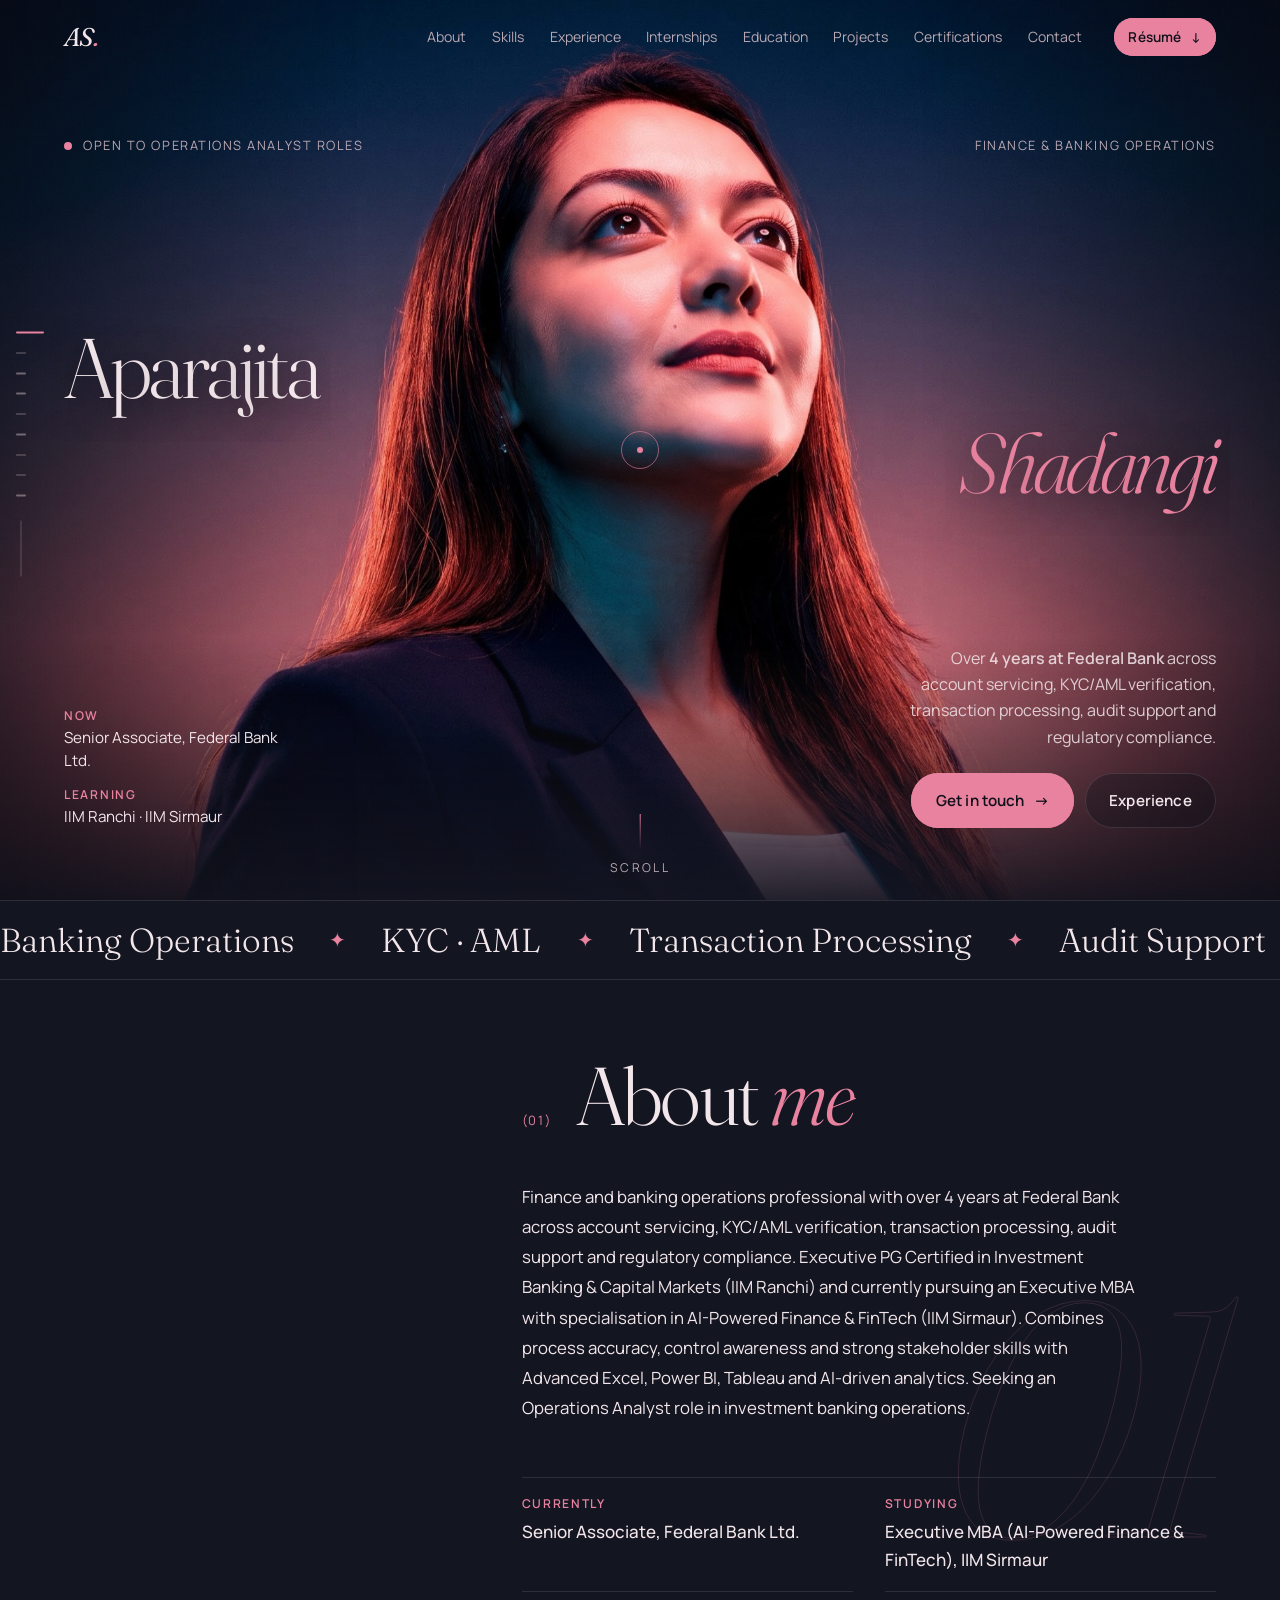
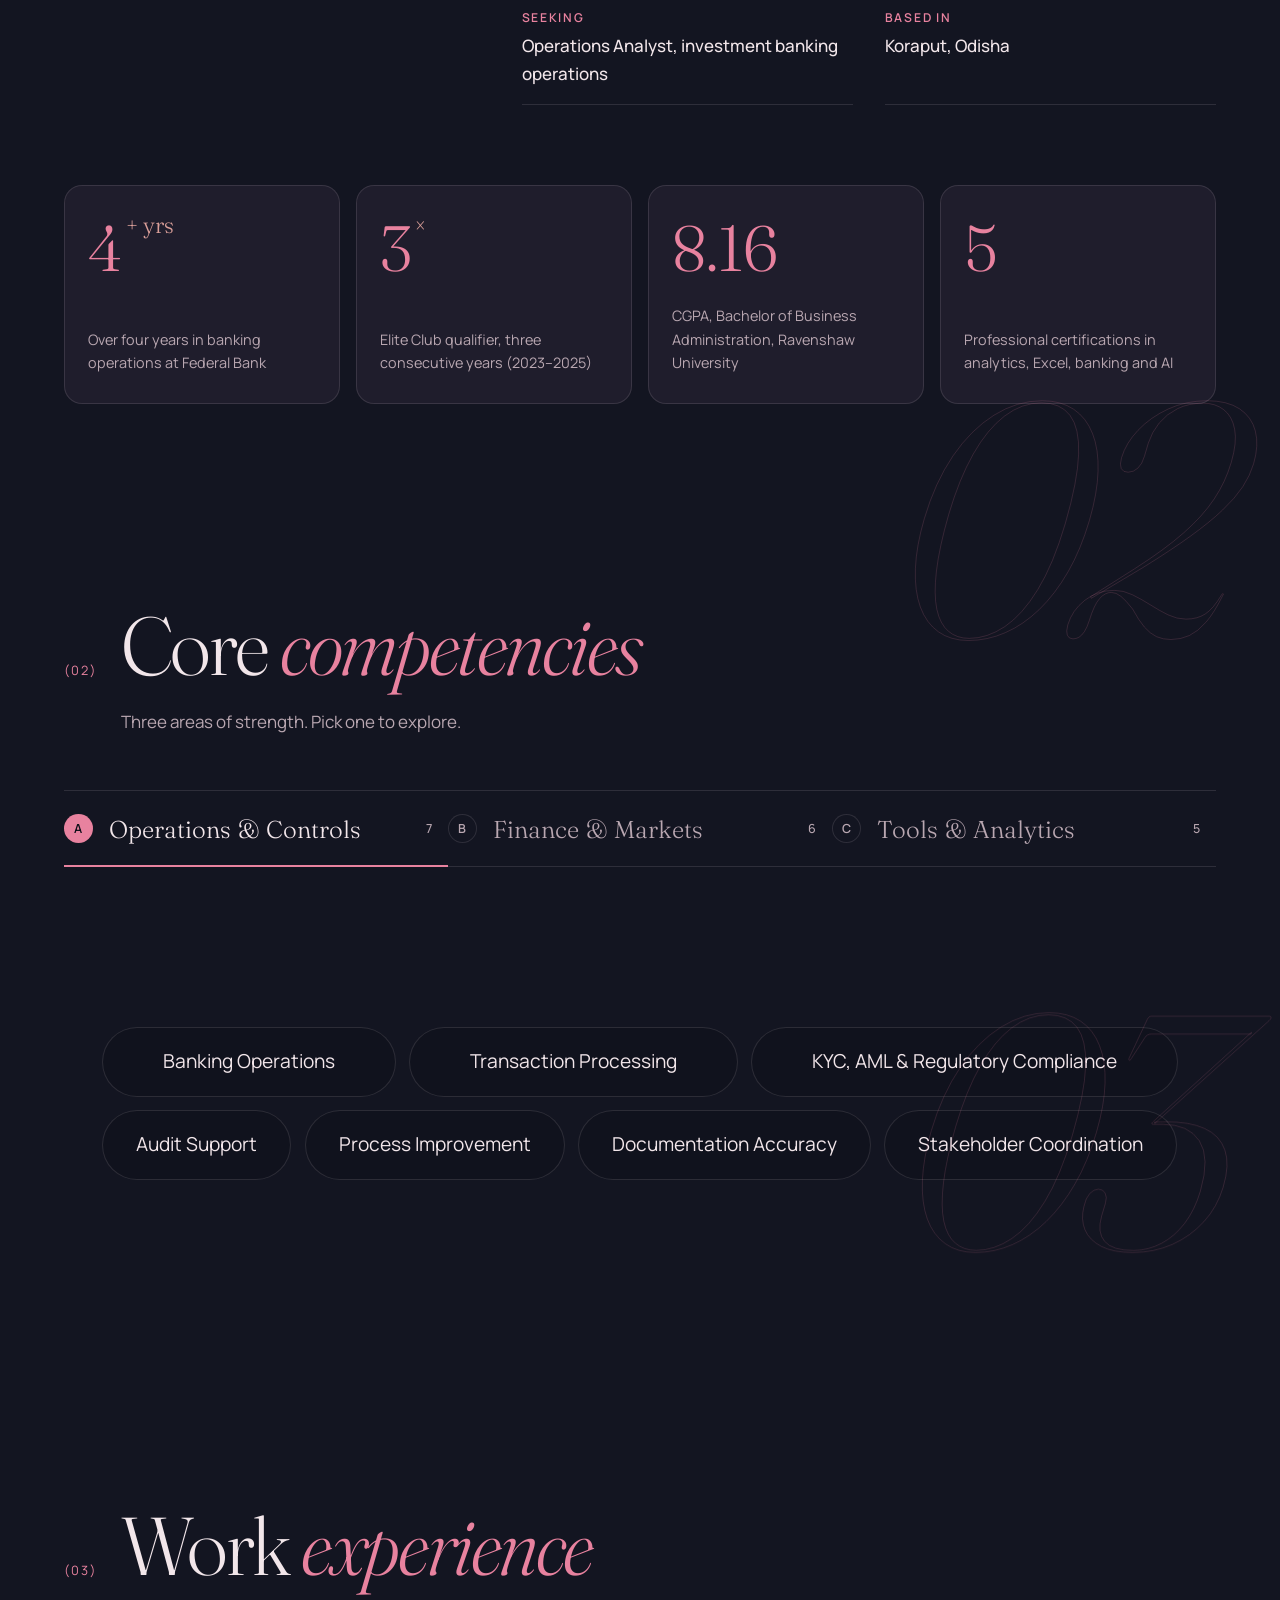
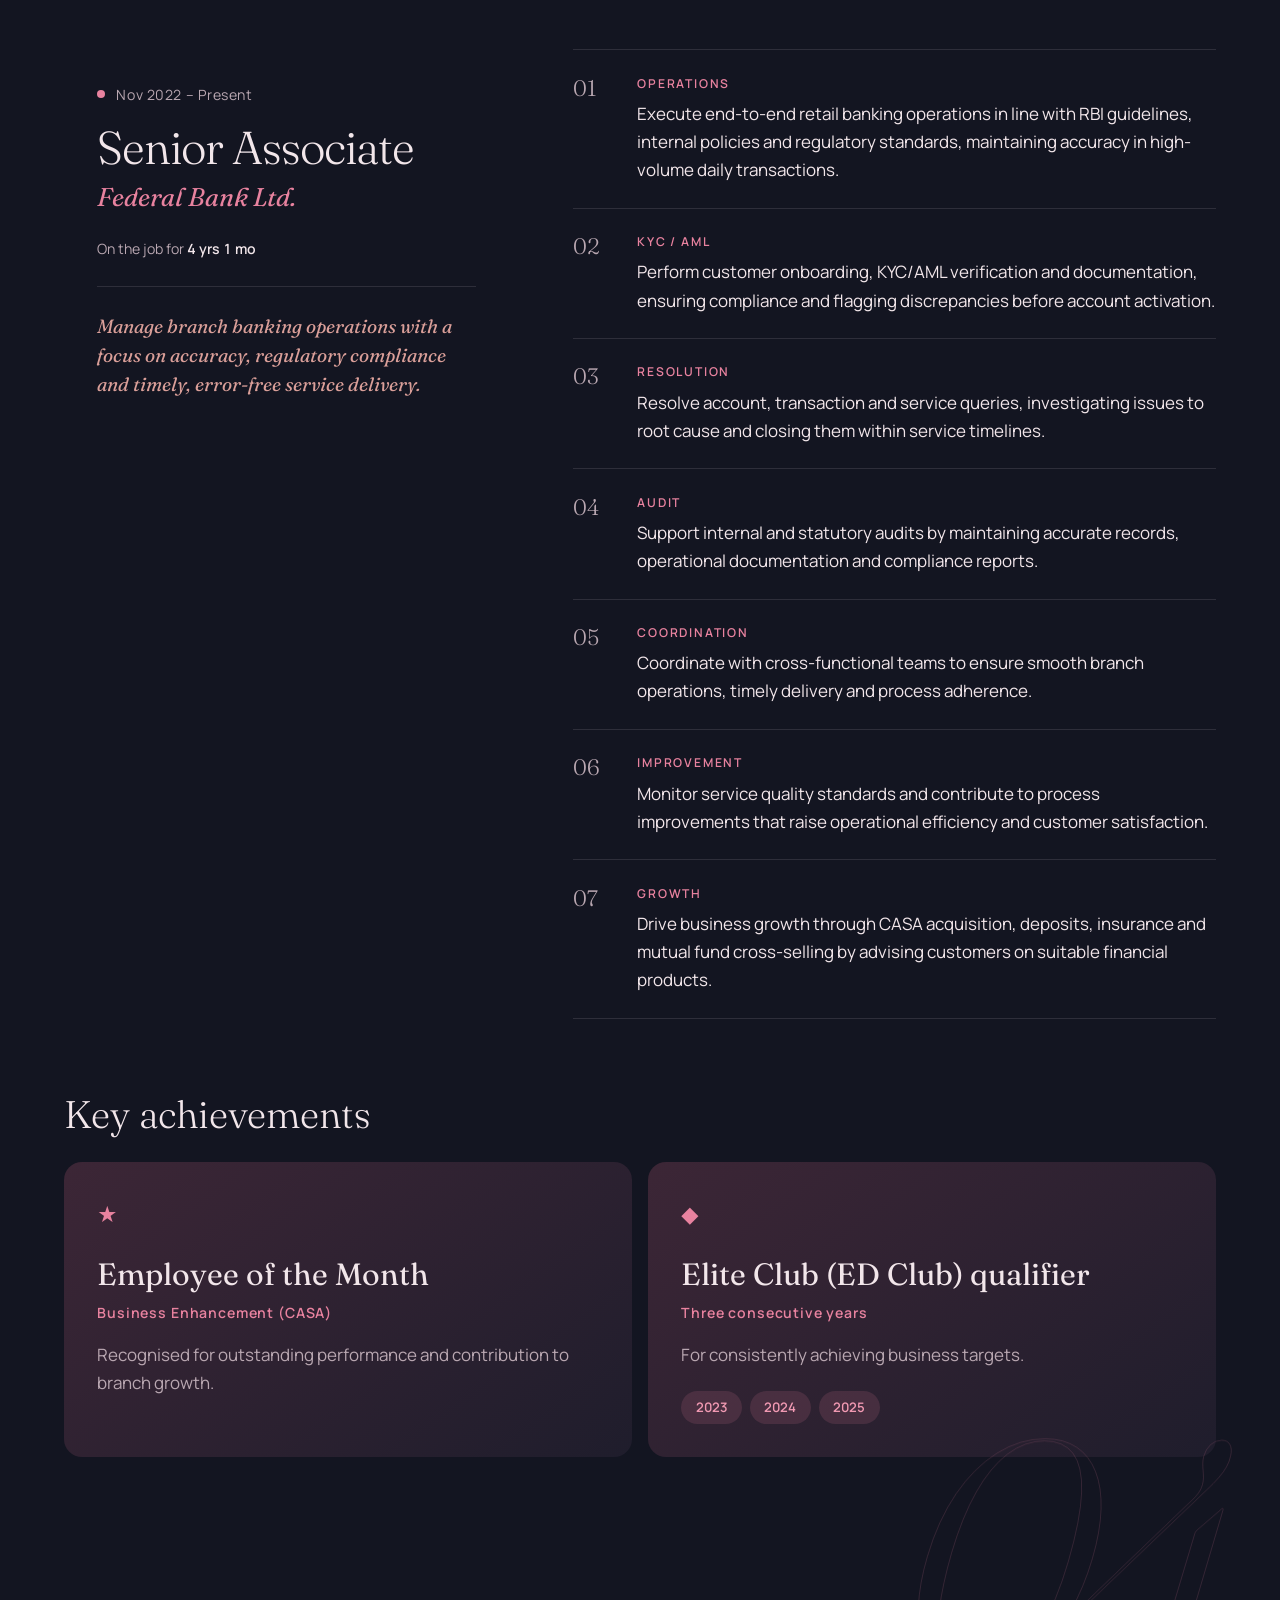
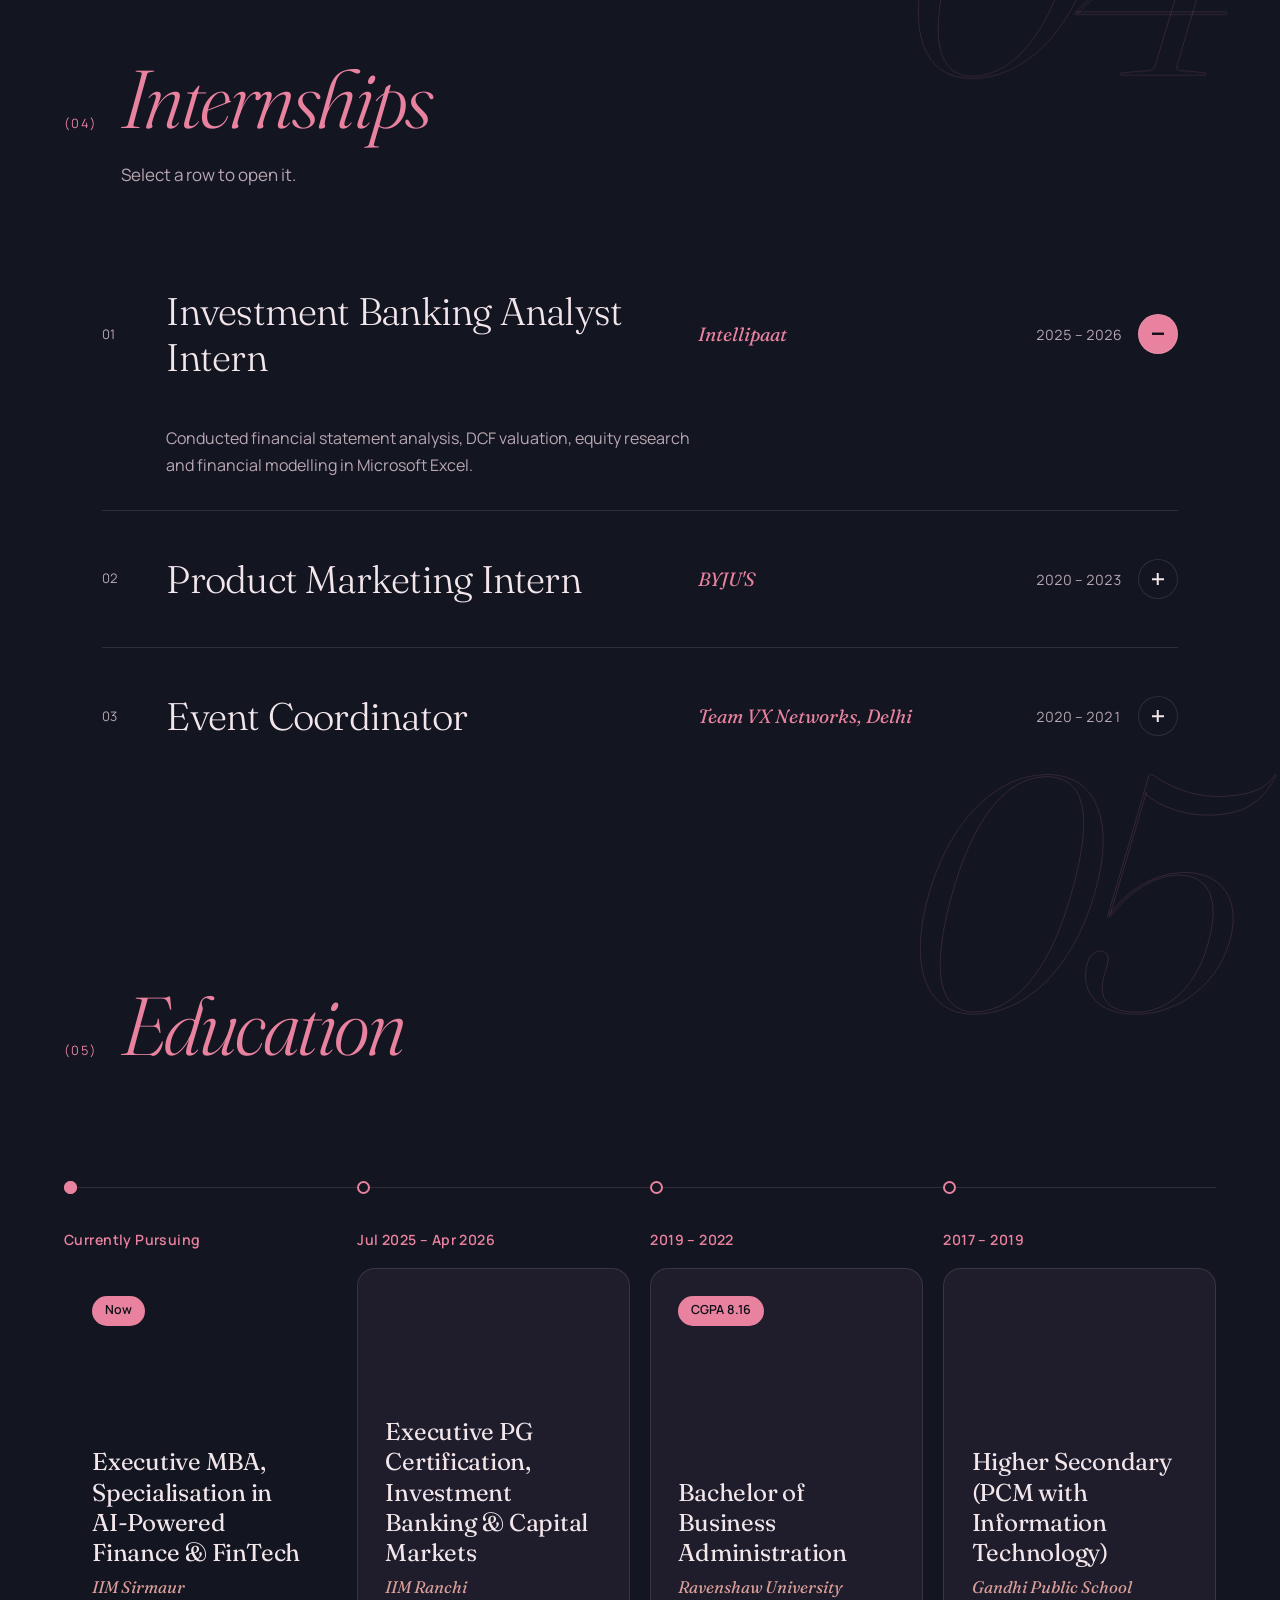
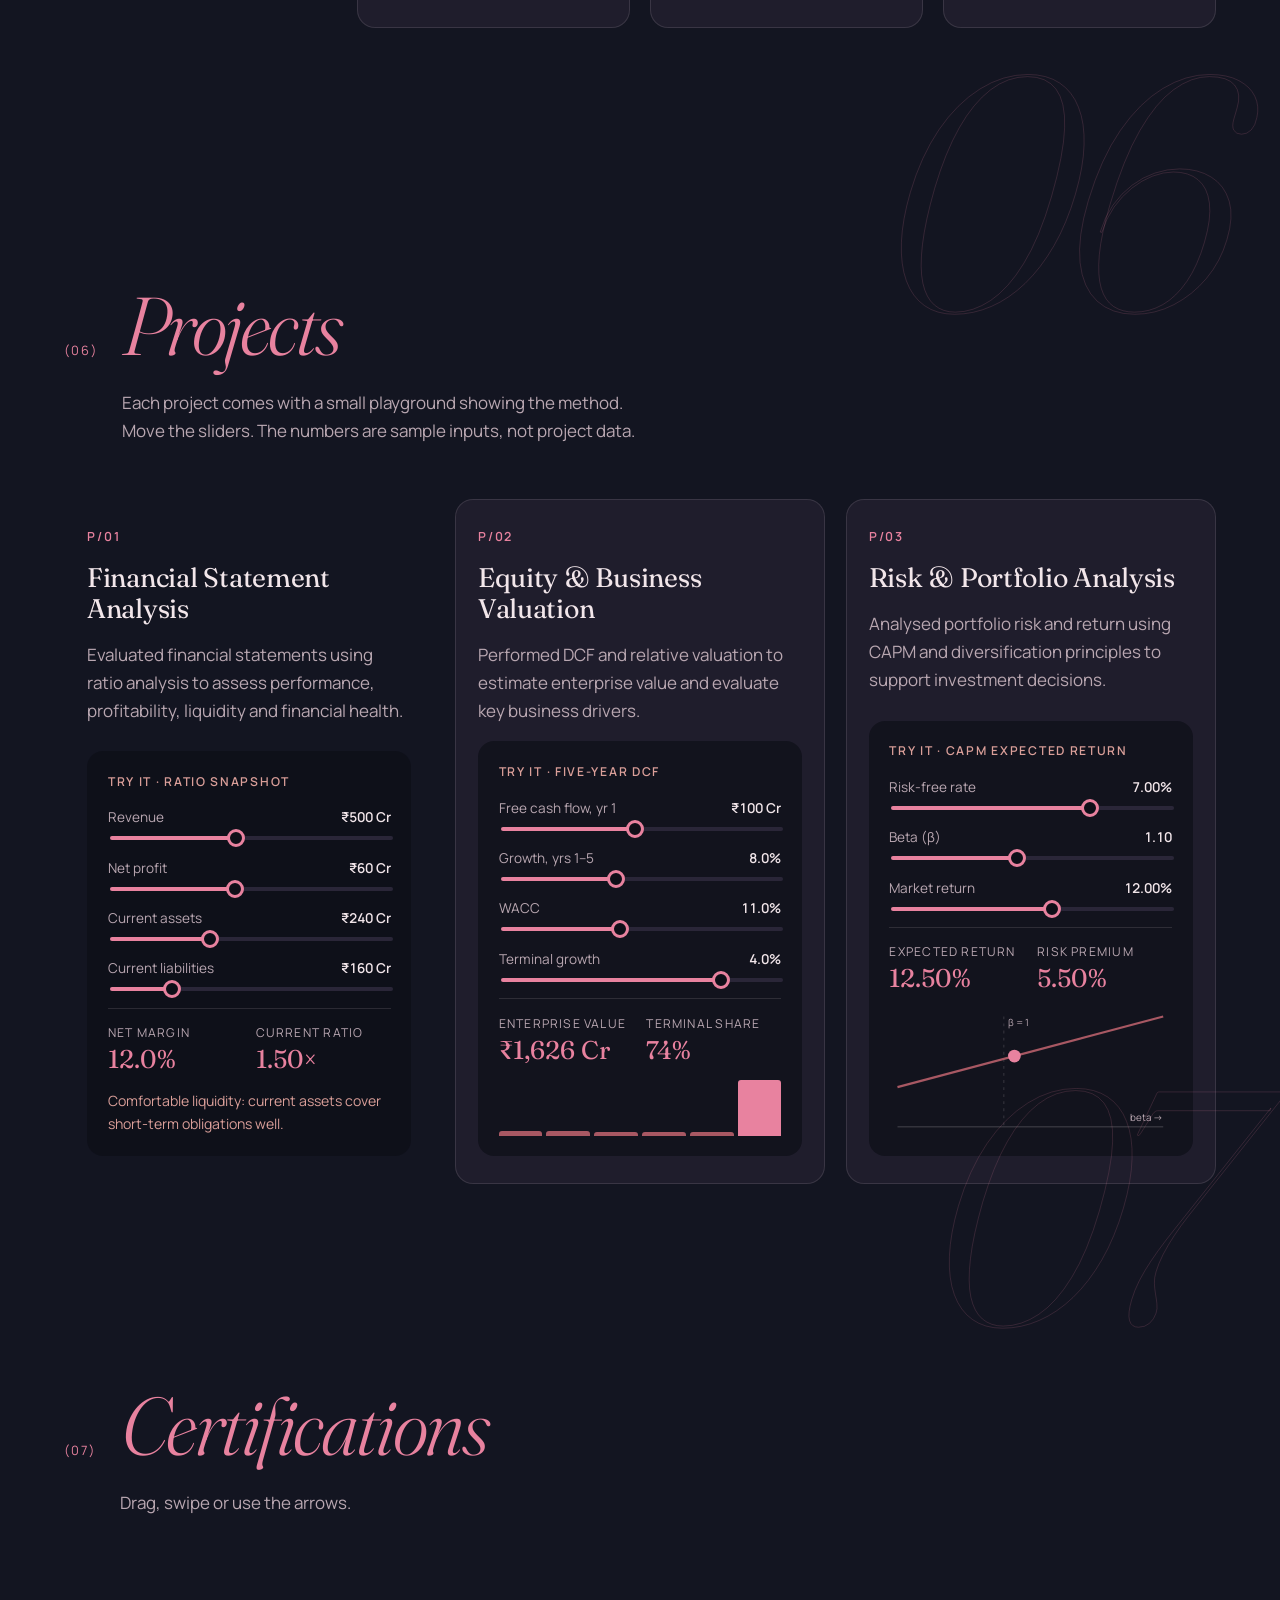
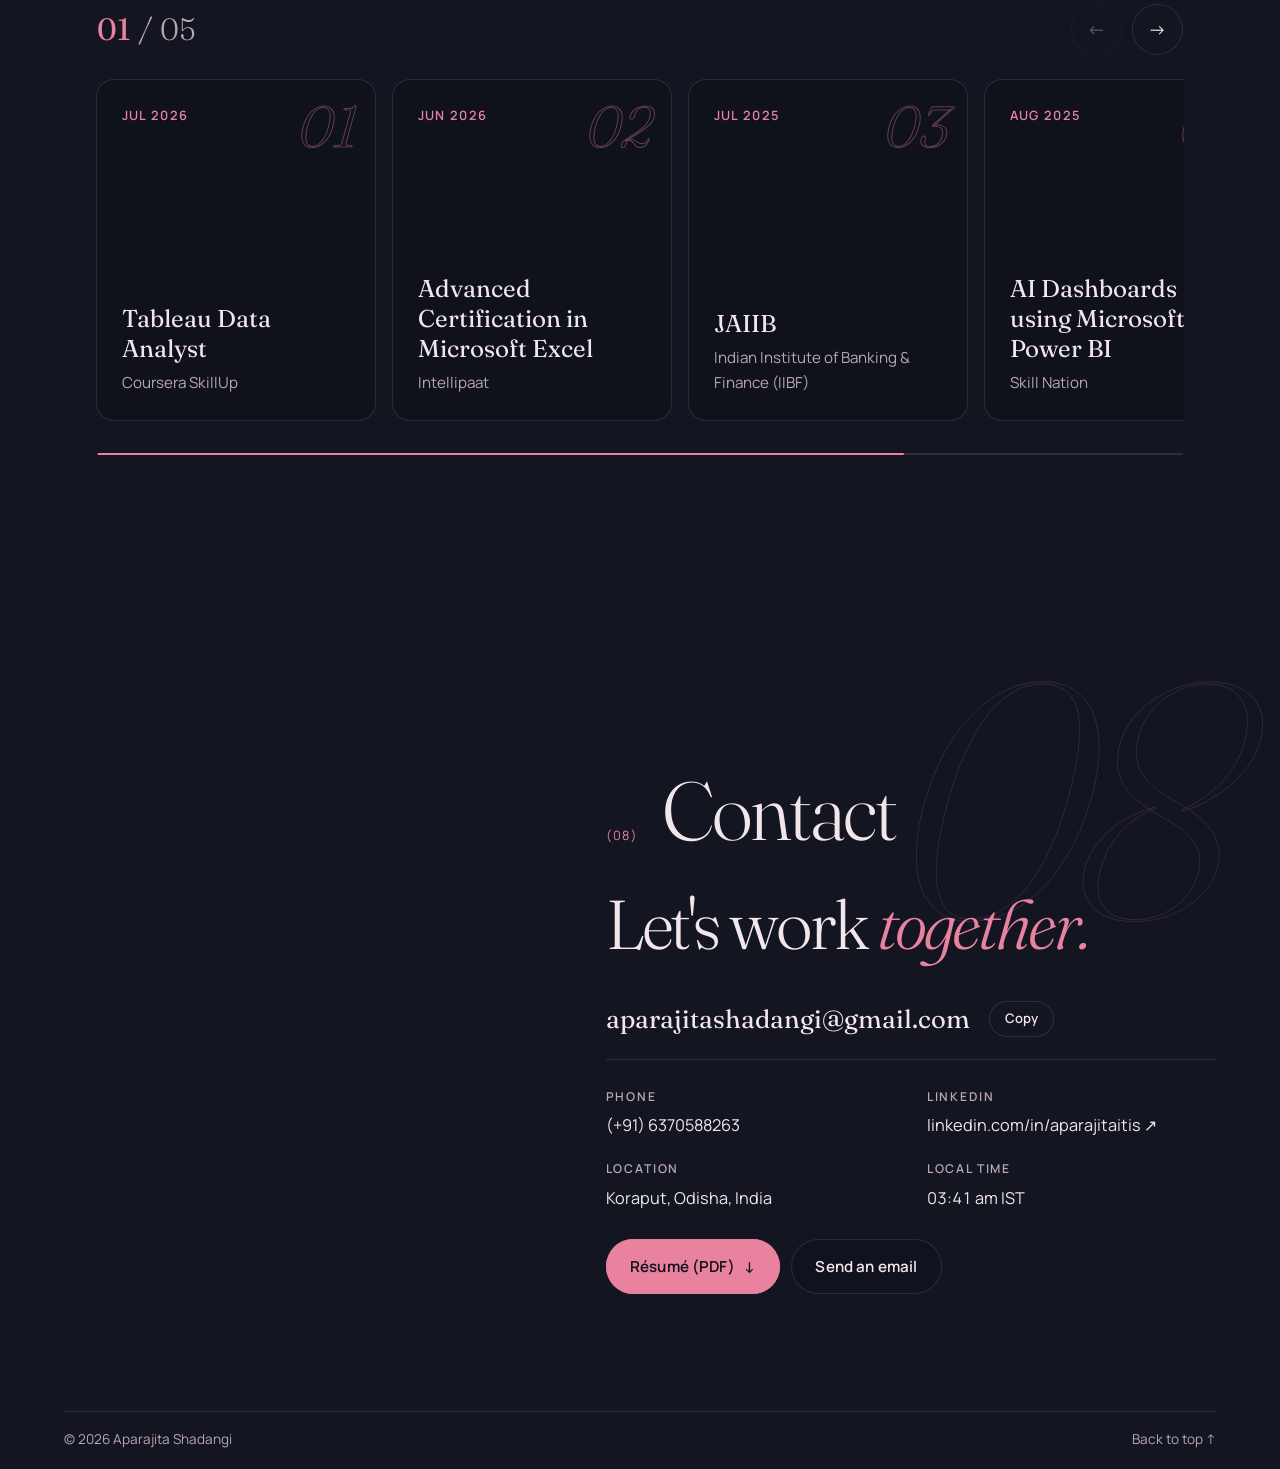
<file: index.html>
<!doctype html>
<html lang="en">
<head>
<meta charset="utf-8">
<meta name="viewport" content="width=device-width, initial-scale=1">
<title>Aparajita Shadangi — Banking & Finance Operations</title>
<meta name="description" content="Aparajita Shadangi: finance and banking operations professional with over 4 years at Federal Bank. KYC/AML, transaction processing, audit support and regulatory compliance. Seeking an Operations Analyst role in investment banking operations.">
<meta name="theme-color" content="#0b0c13">
<meta name="color-scheme" content="dark">
<meta name="author" content="Aparajita Shadangi">
<meta property="og:type" content="website">
<meta property="og:title" content="Aparajita Shadangi — Banking & Finance Operations">
<meta property="og:description" content="Banking operations professional with over 4 years at Federal Bank. Seeking an Operations Analyst role in investment banking operations.">
<meta property="og:image" content="https://aparajitashadangi.github.io/Portfolio/assets/og-image.jpg">
<meta property="og:url" content="https://aparajitashadangi.github.io/Portfolio/">
<meta name="twitter:card" content="summary_large_image">
<link rel="icon" href="assets/favicon.svg" type="image/svg+xml">
<link rel="preconnect" href="https://fonts.googleapis.com">
<link rel="preconnect" href="https://fonts.gstatic.com" crossorigin>
<link href="https://fonts.googleapis.com/css2?family=Fraunces:ital,opsz,wght@0,9..144,300..700;1,9..144,300..700&family=Manrope:wght@400;500;600;700&display=swap" rel="stylesheet">
<link rel="stylesheet" href="styles.css">
<script>document.documentElement.classList.add('js')</script>
</head>
<body>

<a class="skip" href="#main">Skip to content</a>

<!-- shared backdrop: soft pink, wine and navy light that drifts as you move between sections -->
<div class="ambient" aria-hidden="true"><div class="ambient__inner"><i class="o1"></i><i class="o2"></i><i class="o3"></i></div></div>

<!-- The traveller: one element that sits behind each section's centrepiece and
     reshapes into the next one as you scroll (hero photo → About photo → Skills
     panel → job card → internships list → education card → project card →
     certifications frame → contact photo). Anchors carry data-morph. -->
<div class="morph" aria-hidden="true">
  <div class="morph__skin morph__surface" data-skin="surface"></div>
  <picture>
    <source media="(max-width: 700px)" srcset="assets/hero-full-mobile.jpg">
    <img class="morph__skin" data-skin="hero" src="assets/hero-full.jpg" alt="" width="2400" height="1339">
  </picture>
  <img class="morph__skin" data-skin="about" src="assets/about-side.jpg" alt="" width="1100" height="1300" loading="lazy">
  <img class="morph__skin" data-skin="contact" src="assets/portrait-hero.jpg" alt="" width="1400" height="1536" loading="lazy">
</div>

<!-- custom cursor (fine pointers only) -->
<div class="cursor" aria-hidden="true"><span class="cursor__dot"></span><span class="cursor__ring"><span class="cursor__label"></span></span></div>

<!-- intro loader -->
<div class="loader" aria-hidden="true">
  <div class="loader__inner">
    <span class="loader__mono">AS</span>
    <span class="loader__bar"><span></span></span>
    <span class="loader__count">0</span>
  </div>
</div>

<header class="nav">
  <a href="#top" class="nav__mono" data-magnetic aria-label="Back to top">AS<span>.</span></a>
  <nav class="nav__links" aria-label="Sections">
    <a href="#about">About</a>
    <a href="#skills">Skills</a>
    <a href="#experience">Experience</a>
    <a href="#internships">Internships</a>
    <a href="#education">Education</a>
    <a href="#projects">Projects</a>
    <a href="#certifications">Certifications</a>
    <a href="#contact">Contact</a>
  </nav>
  <a class="btn btn--small nav__cta" href="Aparajita_Shadangi_Resume_Operations_Analyst.pdf" download data-magnetic>Résumé <span aria-hidden="true">↓</span></a>
  <button class="nav__burger" aria-expanded="false" aria-controls="menu" aria-label="Open menu"><span></span><span></span></button>
</header>

<div class="menu" id="menu" hidden>
  <ol class="menu__list">
    <li><a href="#about"><i>01</i>About</a></li>
    <li><a href="#skills"><i>02</i>Skills</a></li>
    <li><a href="#experience"><i>03</i>Experience</a></li>
    <li><a href="#internships"><i>04</i>Internships</a></li>
    <li><a href="#education"><i>05</i>Education</a></li>
    <li><a href="#projects"><i>06</i>Projects</a></li>
    <li><a href="#certifications"><i>07</i>Certifications</a></li>
    <li><a href="#contact"><i>08</i>Contact</a></li>
  </ol>
  <a class="btn" href="Aparajita_Shadangi_Resume_Operations_Analyst.pdf" download>Download résumé ↓</a>
</div>

<!-- chapter index: clickable ticks for each section (duplicates the main nav, so hidden from assistive tech) -->
<aside class="rail" aria-hidden="true">
  <ol class="rail__list">
    <li><a href="#top" tabindex="-1"><span>00 · Intro</span></a></li>
    <li><a href="#about" tabindex="-1"><span>01 · About</span></a></li>
    <li><a href="#skills" tabindex="-1"><span>02 · Skills</span></a></li>
    <li><a href="#experience" tabindex="-1"><span>03 · Experience</span></a></li>
    <li><a href="#internships" tabindex="-1"><span>04 · Internships</span></a></li>
    <li><a href="#education" tabindex="-1"><span>05 · Education</span></a></li>
    <li><a href="#projects" tabindex="-1"><span>06 · Projects</span></a></li>
    <li><a href="#certifications" tabindex="-1"><span>07 · Certifications</span></a></li>
    <li><a href="#contact" tabindex="-1"><span>08 · Contact</span></a></li>
  </ol>
  <span class="rail__track"><span class="rail__fill"></span></span>
</aside>

<main id="main" tabindex="-1">

<!-- ============ HERO: the whole photograph as the backdrop, text on both sides ============ -->
<section class="hero scene" id="top" data-section="Intro">
  <h1 class="sr-only">Aparajita Shadangi</h1>
  <picture class="hero__bg" data-morph="img:hero">
    <source media="(max-width: 700px)" srcset="assets/hero-full-mobile.jpg">
    <img src="assets/hero-full.jpg" alt="Aparajita Shadangi in a navy blazer, looking upward under soft pink light" width="2400" height="1339" fetchpriority="high">
  </picture>

  <div class="hero__side hero__side--left">
    <p class="eyebrow hero__eyebrow"><span class="pulse"></span> Open to Operations Analyst roles</p>
    <p class="name-part name-part--first" aria-hidden="true"><span class="clip"><span class="split">Aparajita</span></span></p>
    <ul class="hero__facts">
      <li><span>Now</span>Senior Associate, Federal Bank Ltd.</li>
      <li><span>Learning</span>IIM Ranchi · IIM Sirmaur</li>
    </ul>
  </div>

  <div class="hero__side hero__side--right">
    <p class="eyebrow hero__role">Finance &amp; banking operations</p>
    <p class="name-part name-part--last" aria-hidden="true"><span class="clip"><span class="split">Shadangi</span></span></p>
    <div class="hero__bottom">
      <p class="hero__lede">Over <strong>4 years at Federal Bank</strong> across account servicing, KYC/AML verification, transaction processing, audit support and regulatory compliance.</p>
      <div class="hero__actions">
        <a class="btn" href="#contact" data-magnetic>Get in touch <span aria-hidden="true">→</span></a>
        <a class="btn btn--ghost" href="#experience" data-magnetic>Experience</a>
      </div>
    </div>
  </div>

  <a class="hero__scroll" href="#about" aria-label="Scroll to About"><span></span>Scroll</a>
</section>

<!-- ============ ABOUT ============ -->
<section class="about scene" id="about" data-section="About">
  <div class="marquee" aria-hidden="true">
    <div class="marquee__track">
      <span>Banking Operations</span><b>✦</b><span>KYC · AML</span><b>✦</b><span>Transaction Processing</span><b>✦</b><span>Audit Support</span><b>✦</b><span>DCF &amp; Relative Valuation</span><b>✦</b><span>Capital Markets</span><b>✦</b><span>Power BI</span><b>✦</b><span>Tableau</span><b>✦</b><span>Advanced Excel</span><b>✦</b>
      <span>Banking Operations</span><b>✦</b><span>KYC · AML</span><b>✦</b><span>Transaction Processing</span><b>✦</b><span>Audit Support</span><b>✦</b><span>DCF &amp; Relative Valuation</span><b>✦</b><span>Capital Markets</span><b>✦</b><span>Power BI</span><b>✦</b><span>Tableau</span><b>✦</b><span>Advanced Excel</span><b>✦</b>
    </div>
  </div>

  <div class="wrap">
    <div class="about__grid">
      <figure class="about__photo" data-morph="img:about">
        <img src="assets/about-side.jpg" alt="Aparajita Shadangi in a navy blazer, hair tied back, looking upward" width="1100" height="1300" loading="lazy">
      </figure>

      <div class="about__body">
        <header class="sec-head">
          <span class="sec-num">(01)</span>
          <h2 class="sec-title">About <em>me</em></h2>
        </header>
        <p class="about__summary">Finance and banking operations professional with over 4 years at Federal Bank across account servicing, KYC/AML verification, transaction processing, audit support and regulatory compliance. Executive PG Certified in Investment Banking &amp; Capital Markets (IIM Ranchi) and currently pursuing an Executive MBA with specialisation in AI-Powered Finance &amp; FinTech (IIM Sirmaur). Combines process accuracy, control awareness and strong stakeholder skills with Advanced Excel, Power BI, Tableau and AI-driven analytics. Seeking an Operations Analyst role in investment banking operations.</p>
        <dl class="facts">
          <div class="reveal"><dt>Currently</dt><dd>Senior Associate, Federal Bank Ltd.</dd></div>
          <div class="reveal"><dt>Studying</dt><dd>Executive MBA (AI-Powered Finance &amp; FinTech), IIM Sirmaur</dd></div>
          <div class="reveal"><dt>Seeking</dt><dd>Operations Analyst, investment banking operations</dd></div>
          <div class="reveal"><dt>Based in</dt><dd>Koraput, Odisha</dd></div>
        </dl>
      </div>
    </div>

    <ul class="stats">
      <li class="reveal"><span class="stats__n"><span data-count="4">0</span><sup>+ yrs</sup></span><span class="stats__l">Over four years in banking operations at Federal Bank</span></li>
      <li class="reveal"><span class="stats__n"><span data-count="3">0</span><sup>×</sup></span><span class="stats__l">Elite Club qualifier, three consecutive years (2023–2025)</span></li>
      <li class="reveal"><span class="stats__n"><span data-count="8.16" data-decimals="2">0</span></span><span class="stats__l">CGPA, Bachelor of Business Administration, Ravenshaw University</span></li>
      <li class="reveal"><span class="stats__n"><span data-count="5">0</span></span><span class="stats__l">Professional certifications in analytics, Excel, banking and AI</span></li>
    </ul>
  </div>
</section>

<!-- ============ SKILLS / CORE COMPETENCIES ============ -->
<section class="skills scene" id="skills" data-section="Skills">
  <div class="wrap">
    <header class="sec-head">
      <span class="sec-num">(02)</span>
      <h2 class="sec-title">Core <em>competencies</em></h2>
      <p class="sec-intro">Three areas of strength. Pick one to explore.</p>
    </header>

    <div class="tabs" role="tablist" aria-label="Competency areas">
      <button role="tab" id="tab-ops" aria-controls="panel-ops" aria-selected="true" data-cursor="Open"><i>A</i>Operations &amp; Controls<span class="tabs__count">7</span></button>
      <button role="tab" id="tab-fin" aria-controls="panel-fin" aria-selected="false" tabindex="-1" data-cursor="Open"><i>B</i>Finance &amp; Markets<span class="tabs__count">6</span></button>
      <button role="tab" id="tab-tools" aria-controls="panel-tools" aria-selected="false" tabindex="-1" data-cursor="Open"><i>C</i>Tools &amp; Analytics<span class="tabs__count">5</span></button>
    </div>

    <div class="panels" data-morph="surface">
      <div class="panel" role="tabpanel" id="panel-ops" aria-labelledby="tab-ops">
        <h3 class="panel__title">Operations &amp; Controls</h3>
        <ul class="chips">
          <li>Banking Operations</li><li>Transaction Processing</li><li>KYC, AML &amp; Regulatory Compliance</li><li>Audit Support</li><li>Process Improvement</li><li>Documentation Accuracy</li><li>Stakeholder Coordination</li>
        </ul>
      </div>
      <div class="panel" role="tabpanel" id="panel-fin" aria-labelledby="tab-fin">
        <h3 class="panel__title">Finance &amp; Markets</h3>
        <ul class="chips">
          <li>Financial Analysis</li><li>DCF &amp; Relative Valuation</li><li>Investment Banking Fundamentals</li><li>Capital Markets</li><li>Credit Analysis</li><li>Risk &amp; Portfolio Analysis</li>
        </ul>
      </div>
      <div class="panel" role="tabpanel" id="panel-tools" aria-labelledby="tab-tools">
        <h3 class="panel__title">Tools &amp; Analytics</h3>
        <ul class="chips">
          <li>Advanced Excel</li><li>Power BI</li><li>Tableau</li><li>Financial Modelling</li><li>AI Tools (ChatGPT)</li>
        </ul>
      </div>
    </div>
  </div>
</section>

<!-- ============ WORK EXPERIENCE ============ -->
<section class="experience scene" id="experience" data-section="Experience">
  <div class="wrap">
    <header class="sec-head">
      <span class="sec-num">(03)</span>
      <h2 class="sec-title">Work <em>experience</em></h2>
    </header>

    <article class="job">
      <div class="job__side">
        <div class="job__sticky" data-morph="surface">
          <p class="job__dates"><span class="live-dot"></span> Nov 2022 – Present</p>
          <h3 class="job__role">Senior Associate</h3>
          <p class="job__company">Federal Bank Ltd.</p>
          <p class="job__tenure">On the job for <strong class="tenure" data-start="2022-11-01">—</strong></p>
          <p class="job__lede">Manage branch banking operations with a focus on accuracy, regulatory compliance and timely, error-free service delivery.</p>
        </div>
      </div>

      <ol class="duties">
        <li class="duty reveal"><span class="duty__tag">Operations</span><p>Execute end-to-end retail banking operations in line with RBI guidelines, internal policies and regulatory standards, maintaining accuracy in high-volume daily transactions.</p></li>
        <li class="duty reveal"><span class="duty__tag">KYC / AML</span><p>Perform customer onboarding, KYC/AML verification and documentation, ensuring compliance and flagging discrepancies before account activation.</p></li>
        <li class="duty reveal"><span class="duty__tag">Resolution</span><p>Resolve account, transaction and service queries, investigating issues to root cause and closing them within service timelines.</p></li>
        <li class="duty reveal"><span class="duty__tag">Audit</span><p>Support internal and statutory audits by maintaining accurate records, operational documentation and compliance reports.</p></li>
        <li class="duty reveal"><span class="duty__tag">Coordination</span><p>Coordinate with cross-functional teams to ensure smooth branch operations, timely delivery and process adherence.</p></li>
        <li class="duty reveal"><span class="duty__tag">Improvement</span><p>Monitor service quality standards and contribute to process improvements that raise operational efficiency and customer satisfaction.</p></li>
        <li class="duty reveal"><span class="duty__tag">Growth</span><p>Drive business growth through CASA acquisition, deposits, insurance and mutual fund cross-selling by advising customers on suitable financial products.</p></li>
      </ol>
    </article>

    <div class="achievements">
      <h3 class="achievements__title">Key achievements</h3>
      <div class="achievements__grid">
        <article class="award reveal" data-glow>
          <span class="award__icon" aria-hidden="true">★</span>
          <h4>Employee of the Month</h4>
          <p class="award__sub">Business Enhancement (CASA)</p>
          <p>Recognised for outstanding performance and contribution to branch growth.</p>
        </article>
        <article class="award reveal" data-glow>
          <span class="award__icon" aria-hidden="true">◆</span>
          <h4>Elite Club (ED Club) qualifier</h4>
          <p class="award__sub">Three consecutive years</p>
          <p>For consistently achieving business targets.</p>
          <ul class="award__years" aria-label="Qualifying years">
            <li>2023</li><li>2024</li><li>2025</li>
          </ul>
        </article>
      </div>
    </div>
  </div>
</section>

<!-- ============ INTERNSHIPS ============ -->
<section class="internships scene" id="internships" data-section="Internships">
  <div class="wrap">
    <header class="sec-head">
      <span class="sec-num">(04)</span>
      <h2 class="sec-title"><em>Internships</em></h2>
      <p class="sec-intro">Select a row to open it.</p>
    </header>

    <ul class="rows" data-morph="surface">
      <li class="row is-open">
        <button class="row__head" aria-expanded="true" data-cursor="Read">
          <span class="row__idx">01</span>
          <span class="row__role">Investment Banking Analyst Intern</span>
          <span class="row__org">Intellipaat</span>
          <span class="row__date">2025 – 2026</span>
          <span class="row__plus" aria-hidden="true"></span>
        </button>
        <div class="row__body"><div><p>Conducted financial statement analysis, DCF valuation, equity research and financial modelling in Microsoft Excel.</p></div></div>
      </li>
      <li class="row">
        <button class="row__head" aria-expanded="false" data-cursor="Read">
          <span class="row__idx">02</span>
          <span class="row__role">Product Marketing Intern</span>
          <span class="row__org">BYJU'S</span>
          <span class="row__date">2020 – 2023</span>
          <span class="row__plus" aria-hidden="true"></span>
        </button>
        <div class="row__body"><div><p>Supported product marketing, lead generation and customer engagement initiatives to drive business growth.</p></div></div>
      </li>
      <li class="row">
        <button class="row__head" aria-expanded="false" data-cursor="Read">
          <span class="row__idx">03</span>
          <span class="row__role">Event Coordinator</span>
          <span class="row__org">Team VX Networks, Delhi</span>
          <span class="row__date">2020 – 2021</span>
          <span class="row__plus" aria-hidden="true"></span>
        </button>
        <div class="row__body"><div><p>Coordinated end-to-end execution, stakeholder communication and operational planning for corporate events.</p></div></div>
      </li>
    </ul>
  </div>
</section>

<!-- ============ EDUCATION ============ -->
<section class="education scene" id="education" data-section="Education">
  <div class="wrap">
    <header class="sec-head">
      <span class="sec-num">(05)</span>
      <h2 class="sec-title"><em>Education</em></h2>
    </header>

    <ol class="timeline">
      <li class="timeline__line" aria-hidden="true"><span></span></li>
      <li class="tl reveal">
        <span class="tl__date">Currently Pursuing</span>
        <div class="tl__card" data-morph="surface" data-glow>
          <span class="tl__tag">Now</span>
          <h3>Executive MBA, Specialisation in AI-Powered Finance &amp; FinTech</h3>
          <p>IIM Sirmaur</p>
        </div>
      </li>
      <li class="tl reveal">
        <span class="tl__date">Jul 2025 – Apr 2026</span>
        <div class="tl__card" data-glow>
          <h3>Executive PG Certification, Investment Banking &amp; Capital Markets</h3>
          <p>IIM Ranchi</p>
        </div>
      </li>
      <li class="tl reveal">
        <span class="tl__date">2019 – 2022</span>
        <div class="tl__card" data-glow>
          <span class="tl__tag">CGPA 8.16</span>
          <h3>Bachelor of Business Administration</h3>
          <p>Ravenshaw University</p>
        </div>
      </li>
      <li class="tl reveal">
        <span class="tl__date">2017 – 2019</span>
        <div class="tl__card" data-glow>
          <h3>Higher Secondary (PCM with Information Technology)</h3>
          <p>Gandhi Public School</p>
        </div>
      </li>
    </ol>
  </div>
</section>

<!-- ============ PROJECTS ============ -->
<section class="projects scene" id="projects" data-section="Projects">
  <div class="wrap">
    <header class="sec-head">
      <span class="sec-num">(06)</span>
      <h2 class="sec-title"><em>Projects</em></h2>
      <p class="sec-intro">Each project comes with a small playground showing the method. Move the sliders. The numbers are sample inputs, not project data.</p>
    </header>

    <div class="proj-grid">
      <article class="proj" data-morph="surface" data-glow>
        <span class="proj__num">P/01</span>
        <h3>Financial Statement Analysis</h3>
        <p>Evaluated financial statements using ratio analysis to assess performance, profitability, liquidity and financial health.</p>
        <div class="lab" data-lab="ratio">
          <p class="lab__title">Try it · Ratio snapshot</p>
          <label>Revenue <output data-o="rev"></output><input type="range" min="100" max="1000" step="10" value="500" data-i="rev"></label>
          <label>Net profit <output data-o="np"></output><input type="range" min="-50" max="200" step="5" value="60" data-i="np"></label>
          <label>Current assets <output data-o="ca"></output><input type="range" min="50" max="600" step="10" value="240" data-i="ca"></label>
          <label>Current liabilities <output data-o="cl"></output><input type="range" min="50" max="600" step="10" value="160" data-i="cl"></label>
          <div class="lab__out">
            <div><span>Net margin</span><strong data-r="margin">—</strong></div>
            <div><span>Current ratio</span><strong data-r="cr">—</strong></div>
            <div class="lab__verdict" data-r="verdict">—</div>
          </div>
        </div>
      </article>

      <article class="proj reveal" data-glow>
        <span class="proj__num">P/02</span>
        <h3>Equity &amp; Business Valuation</h3>
        <p>Performed DCF and relative valuation to estimate enterprise value and evaluate key business drivers.</p>
        <div class="lab" data-lab="dcf">
          <p class="lab__title">Try it · Five-year DCF</p>
          <label>Free cash flow, yr 1 <output data-o="fcf"></output><input type="range" min="10" max="200" step="5" value="100" data-i="fcf"></label>
          <label>Growth, yrs 1–5 <output data-o="g"></output><input type="range" min="0" max="20" step="0.5" value="8" data-i="g"></label>
          <label>WACC <output data-o="w"></output><input type="range" min="6" max="18" step="0.5" value="11" data-i="w"></label>
          <label>Terminal growth <output data-o="tg"></output><input type="range" min="0" max="5" step="0.5" value="4" data-i="tg"></label>
          <div class="lab__out">
            <div><span>Enterprise value</span><strong data-r="ev">—</strong></div>
            <div><span>Terminal share</span><strong data-r="tv">—</strong></div>
            <div class="lab__bars" data-r="bars" aria-hidden="true"></div>
          </div>
        </div>
      </article>

      <article class="proj reveal" data-glow>
        <span class="proj__num">P/03</span>
        <h3>Risk &amp; Portfolio Analysis</h3>
        <p>Analysed portfolio risk and return using CAPM and diversification principles to support investment decisions.</p>
        <div class="lab" data-lab="capm">
          <p class="lab__title">Try it · CAPM expected return</p>
          <label>Risk-free rate <output data-o="rf"></output><input type="range" min="2" max="9" step="0.25" value="7" data-i="rf"></label>
          <label>Beta (β) <output data-o="b"></output><input type="range" min="0" max="2.5" step="0.05" value="1.1" data-i="b"></label>
          <label>Market return <output data-o="rm"></output><input type="range" min="4" max="18" step="0.25" value="12" data-i="rm"></label>
          <div class="lab__out">
            <div><span>Expected return</span><strong data-r="er">—</strong></div>
            <div><span>Risk premium</span><strong data-r="rp">—</strong></div>
            <svg class="lab__sml" viewBox="0 0 200 90" data-r="sml" aria-hidden="true"></svg>
          </div>
        </div>
      </article>
    </div>
  </div>
</section>

<!-- ============ CERTIFICATIONS ============ -->
<section class="certs scene" id="certifications" data-section="Certifications">
  <div class="wrap">
    <header class="sec-head">
      <span class="sec-num">(07)</span>
      <h2 class="sec-title"><em>Certifications</em></h2>
      <p class="sec-intro">Drag, swipe or use the arrows.</p>
    </header>

    <div class="carousel" data-carousel data-morph="surface">
      <div class="carousel__bar">
        <p class="carousel__count" aria-live="polite"><strong data-cur>01</strong> / <span data-total>05</span></p>
        <div class="carousel__btns">
          <button type="button" class="carousel__btn" data-prev aria-label="Previous certification">←</button>
          <button type="button" class="carousel__btn" data-next aria-label="Next certification">→</button>
        </div>
      </div>
      <ul class="cert-list" tabindex="0" aria-label="Certifications, scrollable">
        <li class="cert" data-glow><span class="cert__date">Jul 2026</span><h3>Tableau Data Analyst</h3><p>Coursera SkillUp</p><span class="cert__seal" aria-hidden="true">01</span></li>
        <li class="cert" data-glow><span class="cert__date">Jun 2026</span><h3>Advanced Certification in Microsoft Excel</h3><p>Intellipaat</p><span class="cert__seal" aria-hidden="true">02</span></li>
        <li class="cert" data-glow><span class="cert__date">Jul 2025</span><h3>JAIIB</h3><p>Indian Institute of Banking &amp; Finance (IIBF)</p><span class="cert__seal" aria-hidden="true">03</span></li>
        <li class="cert" data-glow><span class="cert__date">Aug 2025</span><h3>AI Dashboards using Microsoft Power BI</h3><p>Skill Nation</p><span class="cert__seal" aria-hidden="true">04</span></li>
        <li class="cert" data-glow><span class="cert__date">Jun 2025</span><h3>AI Tools &amp; ChatGPT Workshop</h3><p>be10X</p><span class="cert__seal" aria-hidden="true">05</span></li>
      </ul>
      <div class="carousel__progress" aria-hidden="true"><span></span></div>
    </div>
  </div>
</section>

<!-- ============ CONTACT: compact, one screen ============ -->
<section class="contact scene" id="contact" data-section="Contact">
  <div class="wrap contact__wrap">
    <figure class="contact__photo" data-morph="img:contact">
      <img src="assets/portrait-hero.jpg" srcset="assets/portrait-hero-800.jpg 911w, assets/portrait-hero.jpg 1400w" sizes="(max-width: 900px) 100vw, 45vw" alt="Aparajita Shadangi smiling, in a navy blazer against a pink-lit backdrop" width="1400" height="1536" loading="lazy">
    </figure>

    <div class="contact__body">
      <header class="sec-head">
        <span class="sec-num">(08)</span>
        <h2 class="sec-title">Contact</h2>
      </header>
      <p class="contact__big"><span class="split">Let's work</span> <em class="split">together.</em></p>

      <div class="contact__email">
        <a href="mailto:aparajitashadangi@gmail.com" data-cursor="Write">aparajitashadangi@gmail.com</a>
        <button class="copy" type="button" data-copy="aparajitashadangi@gmail.com" aria-live="polite">Copy</button>
      </div>

      <ul class="contact__list">
        <li><span class="label">Phone</span><a href="tel:+916370588263" data-cursor="Call">(+91) 6370588263</a></li>
        <li><span class="label">LinkedIn</span><a href="https://www.linkedin.com/in/aparajitaitis" target="_blank" rel="noopener" data-cursor="Visit">linkedin.com/in/aparajitaitis ↗</a></li>
        <li><span class="label">Location</span><span>Koraput, Odisha, India</span></li>
        <li><span class="label">Local time</span><span class="clock">--:--</span></li>
      </ul>

      <div class="contact__actions">
        <a class="btn" href="Aparajita_Shadangi_Resume_Operations_Analyst.pdf" download data-magnetic>Résumé (PDF) <span aria-hidden="true">↓</span></a>
        <a class="btn btn--ghost" href="mailto:aparajitashadangi@gmail.com?subject=Operations%20Analyst%20opportunity" data-magnetic>Send an email</a>
      </div>
    </div>
  </div>

  <footer class="footer">
    <span>© <span class="year">2026</span> Aparajita Shadangi</span>
    <a href="#top" class="footer__top" data-magnetic>Back to top ↑</a>
  </footer>
</section>

</main>

<div class="toast" role="status" aria-live="polite"></div>
<script src="script.js" defer></script>
</body>
</html>
</file>
<file: styles.css>
/* ==========================================================
   Palette, sampled from the portraits (navy backdrop, pink rim light)
   bg-a     #131521  backdrop navy-black      plum  #3c2636  pink meets navy
   bg-b     #18131e  plum-tinted night        rose  #a85863  glow
   bg-c     #0f1019  deepest shadow           pink  #e8829f  rim-light accent
   ink-700  #1f1d2c  raised surface           blush #da9f99  skin highlight
   Dark only. Sizes scale with the screen: the root font size grows
   with viewport width, so every rem-based size follows.
   ========================================================== */
:root{
  --bg-0:#0b0c13; --bg-a:#131521; --bg-b:#18131e; --bg-c:#0f1019;
  --ink-900:#0e0f18; --ink-800:#131521; --ink-700:#1f1d2c; --ink-600:#2a2638;
  --plum:#3c2636; --wine:#6b3545; --rose:#a85863; --pink:#e8829f; --pink-hot:#f29ab3; --blush:#da9f99;
  --text:#f2e6ea; --muted:#b9a7b1; --dim-text:#9d8d98;
  --line:rgba(242,230,234,.12);
  --surface:linear-gradient(150deg,rgba(60,38,54,.78),rgba(31,29,44,.92));
  --serif:"Fraunces", "Iowan Old Style", Georgia, serif;
  --sans:"Manrope", system-ui, -apple-system, "Segoe UI", sans-serif;
  --ease:cubic-bezier(.22,1,.36,1);
  --gutter:clamp(1.25rem,5vw,7rem);
  --wrap:calc(100% - 2 * var(--gutter));
  --radius:clamp(18px,1.4vw,30px);
  color-scheme:dark;
}
*,*::before,*::after{box-sizing:border-box}
html{font-size:clamp(16px,calc(9px + .52vw),24px);-webkit-text-size-adjust:100%;background:var(--bg-0);overflow-x:clip}
body{margin:0;background:var(--bg-a);color:var(--text);font:400 1.0625rem/1.65 var(--sans);-webkit-font-smoothing:antialiased;overflow-x:hidden}
img{display:block;max-width:100%;height:auto}
a{color:inherit;text-decoration:none}
button{font:inherit;color:inherit;background:none;border:0;cursor:pointer}
h1,h2,h3,h4{margin:0;font-weight:400}
p{margin:0}
ul,ol{margin:0;padding:0;list-style:none}
::selection{background:var(--pink);color:var(--ink-900)}
:focus-visible{outline:2px solid var(--pink);outline-offset:4px;border-radius:6px}
.sr-only{position:absolute;width:1px;height:1px;padding:0;margin:-1px;overflow:hidden;clip:rect(0 0 0 0);white-space:nowrap;border:0}
.skip{position:fixed;left:1rem;top:-4rem;z-index:500;background:var(--pink);color:var(--ink-900);padding:.6rem 1rem;border-radius:99px;font-weight:600}
.skip:focus{top:1rem}
.wrap{width:var(--wrap);margin-inline:auto}
em{font-family:var(--serif);font-style:italic;font-weight:300}
main{position:relative;z-index:1}
main:focus{outline:none}

/* grain */
body::after{content:"";position:fixed;inset:0;pointer-events:none;z-index:150;opacity:.06;mix-blend-mode:overlay;
  background-image:url("data:image/svg+xml,%3Csvg xmlns='http://www.w3.org/2000/svg' width='160' height='160'%3E%3Cfilter id='n'%3E%3CfeTurbulence baseFrequency='.85' numOctaves='3' stitchTiles='stitch'/%3E%3C/filter%3E%3Crect width='100%25' height='100%25' filter='url(%23n)'/%3E%3C/svg%3E")}

/* ---------- buttons: pink turns black, black turns pink ---------- */
.btn{display:inline-flex;align-items:center;gap:.6rem;padding:1em 1.6em;border-radius:99px;background:var(--pink);color:var(--ink-900);font-weight:600;font-size:.95rem;letter-spacing:.01em;position:relative;overflow:hidden;isolation:isolate;box-shadow:inset 0 0 0 1px var(--pink);transition:color .4s var(--ease),transform .3s var(--ease)}
.btn::before{content:"";position:absolute;inset:0;background:var(--ink-900);transform:translateY(101%);border-radius:inherit;transition:transform .5s var(--ease);z-index:-1}
.btn:hover{color:var(--pink)}
.btn:hover::before{transform:none}
.btn--ghost{background:rgba(14,15,24,.35);color:var(--text);box-shadow:inset 0 0 0 1px var(--line)}
.btn--ghost::before{background:var(--pink)}
.btn--ghost:hover{color:var(--ink-900)}
.btn--small{padding:.6em 1.1em;font-size:.85rem}

/* ---------- cursor ---------- */
.cursor{display:none}
@property --hr{syntax:'<length>';inherits:false;initial-value:0px}
@media (hover:hover) and (pointer:fine){
  .js .cursor{display:block;position:fixed;inset:0;pointer-events:none;z-index:300}
  .js body, .js a, .js button, .js input, .js label{cursor:none}
  .cursor__dot,.cursor__ring{position:fixed;left:0;top:0;border-radius:50%;transform:translate(-50%,-50%)}
  .cursor__dot{width:6px;height:6px;background:var(--pink);transition:background .25s,width .3s var(--ease),height .3s var(--ease)}
  .cursor__ring{width:38px;height:38px;border:1px solid rgba(232,130,159,.6);display:grid;place-items:center;transition:width .35s var(--ease),height .35s var(--ease),background .35s,border-color .35s,opacity .3s}
  .cursor__label{font-size:.76rem;font-weight:700;letter-spacing:.08em;text-transform:uppercase;color:var(--ink-900);opacity:0;transition:opacity .2s}
  .cursor.is-hover .cursor__ring{width:64px;height:64px;background:rgba(232,130,159,.15);border-color:var(--pink)}
  .cursor.is-label .cursor__ring{width:92px;height:92px;background:var(--pink);border-color:var(--pink)}
  .cursor.is-label .cursor__label{opacity:1}
  .cursor.is-label .cursor__dot{opacity:0}
  .cursor.is-text .cursor__ring{opacity:0}
  .cursor.is-text .cursor__dot{background:var(--ink-900);width:8px;height:8px}
  .cursor.is-hidden{opacity:0}
}
/* Text highlight: a pink disc follows the cursor over text.
   Inside it, dark ground becomes pink and pink or light text becomes dark. */
.hl{position:absolute;pointer-events:none;z-index:6;margin:0;background:var(--pink);clip-path:circle(var(--hr) at var(--hx,50%) var(--hy,50%));transition:--hr .5s var(--ease);user-select:none}
.hl,.hl *{color:var(--ink-900)!important;-webkit-text-fill-color:var(--ink-900)!important;text-shadow:none!important;-webkit-text-stroke:0!important;opacity:1!important;animation:none!important}
.hl *{background:transparent!important;box-shadow:none!important}

/* ---------- loader ---------- */
.loader{display:none}
.js .loader{display:grid;place-items:center;position:fixed;inset:0;z-index:400;background:var(--ink-900);transition:clip-path 1s var(--ease);clip-path:inset(0 0 0 0)}
.loader__inner{display:grid;justify-items:center;gap:1.2rem}
.loader__mono{font:italic 300 clamp(3rem,10vw,6rem)/1.1 var(--serif);color:var(--pink)}
.loader__bar{width:180px;height:1px;background:var(--line);overflow:hidden}
.loader__bar span{display:block;height:100%;width:100%;background:var(--pink);transform:scaleX(0);transform-origin:left}
.loader__count{font-size:.8rem;letter-spacing:.2em;color:var(--muted);font-variant-numeric:tabular-nums}
.is-loaded .loader{clip-path:inset(0 0 100% 0);pointer-events:none}

/* ---------- nav ---------- */
.nav{position:fixed;inset:0 0 auto;z-index:200;display:flex;align-items:center;gap:2rem;padding:1.1rem var(--gutter);transition:transform .5s var(--ease),background .4s}
.nav.is-scrolled{background:rgba(11,12,19,.78);backdrop-filter:blur(14px);-webkit-backdrop-filter:blur(14px);box-shadow:0 1px 0 var(--line)}
.nav.is-hidden{transform:translateY(-100%)}
.nav__mono{font:italic 400 1.6rem/1.1 var(--serif);letter-spacing:-.02em}
.nav__mono span{color:var(--pink)}
.nav__links{display:flex;gap:1.6rem;margin-left:auto;font-size:.88rem}
.nav__links a{position:relative;color:var(--muted);transition:color .3s}
.nav__links a::after{content:"";position:absolute;left:0;right:0;bottom:-4px;height:1px;background:var(--pink);transform:scaleX(0);transform-origin:right;transition:transform .45s var(--ease)}
.nav__links a:hover,.nav__links a.is-active{color:var(--text)}
.nav__links a:hover::after,.nav__links a.is-active::after{transform:scaleX(1);transform-origin:left}
.nav__burger{display:none;width:44px;height:44px;border-radius:50%;box-shadow:inset 0 0 0 1px var(--line);position:relative;margin-left:auto;background:rgba(11,12,19,.5)}
.nav__burger span{position:absolute;left:13px;right:13px;height:1.5px;background:var(--text);transition:transform .4s var(--ease)}
.nav__burger span:first-child{top:18px}.nav__burger span:last-child{top:25px}
.nav__burger[aria-expanded=true] span:first-child{transform:translateY(3.5px) rotate(45deg)}
.nav__burger[aria-expanded=true] span:last-child{transform:translateY(-3.5px) rotate(-45deg)}
.menu{position:fixed;inset:0;z-index:190;background:var(--ink-900);display:flex;flex-direction:column;justify-content:center;gap:2.5rem;padding:6rem 1.5rem 2rem;clip-path:circle(0 at calc(100% - 2.6rem) 2.2rem);transition:clip-path .8s var(--ease)}
.menu[hidden]{display:flex;visibility:hidden}
.menu.is-open{clip-path:circle(150% at calc(100% - 2.6rem) 2.2rem);visibility:visible}
.menu__list a{display:flex;align-items:baseline;gap:1rem;font:300 clamp(2.2rem,9vw,3.4rem)/1.2 var(--serif);padding:.15rem 0}
.menu__list i{font:500 .78rem var(--sans);color:var(--pink);font-style:normal}
.menu.is-open .menu__list li{animation:rise .7s var(--ease) both;animation-delay:calc(var(--i,0) * 45ms + 150ms)}
@media (max-width:1080px){.nav__links,.nav__cta{display:none}.nav__burger{display:block}}

/* ---------- chapter index (left edge) ---------- */
.rail{position:fixed;left:1rem;top:50%;transform:translateY(-50%);z-index:180;display:flex;flex-direction:column;gap:1rem;color:var(--muted)}
.rail__list{display:grid;gap:.15rem}
.rail__list a{position:relative;display:flex;align-items:center;height:18px;width:30px;color:inherit}
.rail__list a::before{content:"";width:10px;height:1.5px;border-radius:2px;background:currentColor;opacity:.55;transition:width .45s var(--ease),opacity .3s,background .3s}
.rail__list a span{position:absolute;left:36px;top:50%;transform:translate(-6px,-50%);white-space:nowrap;padding:.25rem .65rem;border-radius:99px;background:var(--pink);color:var(--ink-900);font-size:.76rem;font-weight:600;letter-spacing:.04em;opacity:0;pointer-events:none;transition:opacity .3s,transform .4s var(--ease)}
.rail__list a:hover::before{width:22px;opacity:1}
.rail__list a:hover span{opacity:1;transform:translate(0,-50%)}
.rail__list a.is-active::before{width:28px;opacity:1;background:var(--pink)}
.rail__track{width:1.5px;height:56px;background:var(--line);position:relative;overflow:hidden;margin-left:4px}
.rail__fill{position:absolute;inset:0;background:var(--pink);transform-origin:top;transform:scaleY(0)}
@media (max-width:1199px){.rail{display:none}}

/* ==========================================================
   Shared backdrop: one continuous space whose light drifts
   to a new place for each section.
   ========================================================== */
.ambient{position:fixed;inset:0;z-index:-1;pointer-events:none;overflow:hidden;background:var(--bg-a)}
.ambient__inner{position:absolute;inset:-10%;translate:var(--amx,0px) var(--amy,0px);transition:translate 1.4s var(--ease)}
.ambient i{position:absolute;left:0;top:0;border-radius:50%;transform:translate(calc(var(--x) * 1vw - 50%),calc(var(--y) * 1vh - 50%)) scale(var(--s,1));transition:transform 2.8s var(--ease);will-change:transform}
.ambient .o1{width:60vmax;height:60vmax;background:radial-gradient(circle,rgba(232,130,159,.34),rgba(232,130,159,0) 62%);--x:50;--y:95}
.ambient .o2{width:70vmax;height:70vmax;background:radial-gradient(circle,rgba(107,53,69,.5),rgba(107,53,69,0) 62%);--x:12;--y:25}
.ambient .o3{width:64vmax;height:64vmax;background:radial-gradient(circle,rgba(46,58,112,.42),rgba(46,58,112,0) 62%);--x:88;--y:12}

/* ==========================================================
   The traveller. A single fixed element drawn behind each
   section's centrepiece (anchors with data-morph). Between
   sections it reshapes from one anchor into the next and
   cross-fades its skin (photo or surface).
   ========================================================== */
.morph{display:none;position:fixed;left:0;top:0;z-index:0;pointer-events:none;overflow:hidden;will-change:transform,width,height;contain:layout paint}
.morph-on .morph{display:block}
.morph__skin{position:absolute;inset:0;width:100%;height:100%;object-fit:cover;opacity:0;transition:opacity .15s linear}
.morph__surface{background:var(--surface);box-shadow:inset 0 0 0 1px var(--line);border-radius:inherit}
.morph__skin[data-skin=hero]{object-position:50% 30%;-webkit-mask-image:linear-gradient(to bottom,#000 70%,transparent);mask-image:linear-gradient(to bottom,#000 70%,transparent);scale:1.04}
.morph__skin[data-skin=about]{object-position:50% 22%}
.morph__skin[data-skin=contact]{object-position:64% 22%}
/* anchors draw themselves when the traveller is off (no JS, reduced motion) */
[data-morph="surface"]{background:var(--surface);border-radius:var(--radius);box-shadow:inset 0 0 0 1px var(--line)}
.morph-on [data-morph]{background:transparent!important;box-shadow:none!important}
.morph-on [data-morph^="img:"] img{visibility:hidden}

/* ---------- scenes: each fills the screen and spreads its content ---------- */
.scene{position:relative;isolation:isolate;overflow-x:clip;min-height:100vh;min-height:100svh;display:flex;flex-direction:column;padding-block:clamp(5.5rem,13vh,9rem) clamp(3rem,9vh,6.5rem)}
.scene > .wrap{flex:1;display:flex;flex-direction:column}
.ghost{position:absolute;right:var(--gutter);top:clamp(3rem,7vh,6rem);font:italic 300 clamp(9rem,26vw,30rem)/1 var(--serif);letter-spacing:-.06em;color:transparent;-webkit-text-stroke:1px rgba(232,130,159,.16);pointer-events:none;user-select:none;z-index:-1;will-change:transform}

/* ---------- section heads ---------- */
.sec-head{display:grid;grid-template-columns:auto 1fr;align-items:end;column-gap:1.5rem;row-gap:.8rem;margin-bottom:clamp(2rem,6vh,4.5rem)}
.sec-num{font-size:.8rem;letter-spacing:.15em;color:var(--pink);padding-bottom:.9rem}
.sec-title{font:300 clamp(2.6rem,6.4vw,9rem)/1.08 var(--serif);letter-spacing:-.03em;padding-bottom:.06em}
.sec-title em{color:var(--pink)}
.sec-intro{grid-column:2;color:var(--muted);max-width:52ch}
.eyebrow{font-size:.8rem;letter-spacing:.12em;text-transform:uppercase;color:var(--muted);display:flex;align-items:center;gap:.7rem}
.pulse,.live-dot{width:8px;height:8px;border-radius:50%;background:var(--pink);box-shadow:0 0 0 0 rgba(232,130,159,.7);animation:pulse 2.2s infinite;flex:none;display:inline-block}
@keyframes pulse{70%{box-shadow:0 0 0 10px rgba(232,130,159,0)}100%{box-shadow:0 0 0 0 rgba(232,130,159,0)}}

/* ---------- hero: the whole photograph is the backdrop; text on both sides ---------- */
.hero{display:grid;grid-template-columns:minmax(0,1fr) minmax(0,1.7fr) minmax(0,1fr);padding:0 var(--gutter);overflow:hidden}
.hero__bg{position:absolute;inset:0;z-index:-1;margin:0}
.hero__bg img{width:100%;height:100%;object-fit:cover;object-position:50% 30%;-webkit-mask-image:linear-gradient(to bottom,#000 70%,transparent);mask-image:linear-gradient(to bottom,#000 70%,transparent)}
.hero::before{content:"";position:absolute;inset:0;z-index:0;pointer-events:none;background:linear-gradient(90deg,rgba(11,12,19,.55) 0%,transparent 28%,transparent 72%,rgba(11,12,19,.55) 100%)}
.hero__side{grid-row:1;position:relative;z-index:2;min-width:0;display:flex;flex-direction:column;justify-content:space-between;padding:clamp(6.5rem,15vh,9rem) 0 clamp(3rem,8vh,5rem)}
.hero__side--left{grid-column:1;align-items:flex-start;text-align:left}
.hero__side--right{grid-column:3;align-items:flex-end;text-align:right}
.name-part{font:300 clamp(3rem,6.6vw,11rem)/1.05 var(--serif);letter-spacing:-.045em;white-space:nowrap;position:relative;text-shadow:0 6px 40px rgba(11,12,19,.65)}
.name-part--first{margin-bottom:14vh}
.name-part--last{font-style:italic;color:var(--pink);margin-top:14vh}
/* room for descenders (j, g) and the italic overhang, so the reveal mask never crops letters */
.name-part .clip{display:inline-block;vertical-align:top;overflow:hidden;padding:.08em .16em .34em;margin:-.08em -.16em -.34em}
.name-done .name-part .clip{overflow:visible}
.hero__facts{display:grid;gap:.9rem}
.hero__facts li{display:grid;gap:.15rem;max-width:24ch;font-size:.95rem;line-height:1.45}
.hero__facts li span{font-size:.76rem;letter-spacing:.14em;text-transform:uppercase;color:var(--pink);font-weight:600}
.hero__bottom{display:grid;gap:1.4rem;justify-items:end}
.hero__lede{max-width:32ch;color:var(--text);opacity:.86;font-size:1rem}
.hero__lede strong{font-weight:600}
.hero__actions{display:flex;flex-wrap:wrap;gap:.7rem;justify-content:flex-end}
.hero__scroll{position:absolute;left:50%;bottom:1.4rem;translate:-50% 0;z-index:3;display:flex;flex-direction:column;align-items:center;gap:.5rem;font-size:.76rem;letter-spacing:.2em;text-transform:uppercase;color:var(--muted)}
.hero__scroll span{width:1px;height:36px;background:linear-gradient(var(--pink),transparent);animation:drip 2s var(--ease) infinite;transform-origin:top}
@keyframes drip{0%{transform:scaleY(0)}50%{transform:scaleY(1)}100%{transform:scaleY(1);opacity:0}}
@media (max-width:980px){
  .hero{display:flex;flex-direction:column;justify-content:space-between;padding:0 var(--gutter)}
  .hero::before{background:linear-gradient(to bottom,rgba(11,12,19,.7) 0%,transparent 26%,transparent 52%,rgba(11,12,19,.85) 82%)}
  .hero__side{padding:0}
  .hero__side--left{padding-top:5.5rem}
  .hero__side--right{padding-bottom:2.5rem;align-items:flex-start;text-align:left}
  .hero__facts,.hero__role,.hero__scroll{display:none}
  .name-part{font-size:clamp(3rem,16vw,6.5rem)}
  .name-part--first{margin:1rem 0 0}
  .name-part--last{margin:0 0 1.2rem;align-self:flex-end}
  .hero__bottom{justify-items:start}
  .hero__actions{justify-content:flex-start}
}

/* split letters + intro */
.split .ch{display:inline-block;will-change:transform}
.js .name-part .ch{transform:translateY(115%)}
.is-loaded .name-part .ch{transform:none;transition:transform 1.1s var(--ease);transition-delay:calc(var(--i) * 40ms + .4s)}
.is-loaded .name-part--last .ch{transition-delay:calc(var(--i) * 40ms + .7s)}
.js .hero__eyebrow,.js .hero__role,.js .hero__facts,.js .hero__bottom{opacity:0;transform:translateY(24px)}
.is-loaded .hero__eyebrow,.is-loaded .hero__role,.is-loaded .hero__facts,.is-loaded .hero__bottom{opacity:1;transform:none;transition:opacity 1.1s var(--ease),transform 1.3s var(--ease)}
.is-loaded .hero__eyebrow,.is-loaded .hero__role{transition-delay:.5s}
.is-loaded .hero__facts,.is-loaded .hero__bottom{transition-delay:1s}

/* ---------- marquee ---------- */
.marquee{border-block:1px solid var(--line);overflow:hidden;padding:1.2rem 0;margin:calc(-1 * clamp(5.5rem,13vh,9rem) + 0rem) 0 clamp(3rem,8vh,6rem)}
.marquee__track{display:flex;gap:2.2rem;width:max-content;animation:marq 38s linear infinite;font:300 clamp(1.4rem,2.6vw,3rem)/1.2 var(--serif);white-space:nowrap}
.marquee__track b{color:var(--pink);font-weight:400;font-size:.6em;align-self:center}
.marquee:hover .marquee__track{animation-play-state:paused}
@keyframes marq{to{transform:translateX(-50%)}}

/* ---------- reveal (content sharpens out of a soft blur) ---------- */
.js .sec-head .sec-title,.js .sec-head .sec-num,.js .sec-head .sec-intro{opacity:0;transform:translateY(.5em);filter:blur(10px);transition:opacity 1.1s var(--ease),transform 1.2s var(--ease),filter 1.1s var(--ease)}
.js .sec-head .sec-num{transition-delay:.1s}.js .sec-head .sec-intro{transition-delay:.2s}
.js .sec-head.in .sec-title,.js .sec-head.in .sec-num,.js .sec-head.in .sec-intro{opacity:1;transform:none;filter:none}
.js .reveal{opacity:0;transform:translateY(40px);filter:blur(8px);transition:opacity 1.1s var(--ease),transform 1.2s var(--ease),filter 1.1s var(--ease);transition-delay:var(--d,0s)}
.js .reveal.in{opacity:1;transform:none;filter:none}

/* ---------- about: photo by the side ---------- */
.about__grid{flex:1;display:grid;grid-template-columns:minmax(0,.85fr) minmax(0,1.5fr);gap:clamp(2rem,5vw,8rem);align-items:center}
.about__photo{margin:0;height:clamp(380px,72vh,1000px);border-radius:var(--radius);overflow:hidden}
.about__photo img{width:100%;height:100%;object-fit:cover;object-position:50% 22%}
.about__body{display:grid;gap:clamp(1.5rem,4vh,3rem);align-content:center}
.about__body .sec-head{margin-bottom:0}
.about__summary{font:400 clamp(1.05rem,1.25vw,1.4rem)/1.8 var(--sans);color:var(--text);max-width:62ch}
.facts{display:grid;grid-template-columns:repeat(2,minmax(0,1fr));column-gap:2rem;border-top:1px solid var(--line)}
.facts div{padding:1rem 0;border-bottom:1px solid var(--line)}
.facts dt{font-size:.76rem;letter-spacing:.14em;text-transform:uppercase;color:var(--pink);margin-bottom:.3rem;font-weight:600}
.facts dd{margin:0;font-weight:500}
.stats{display:grid;grid-template-columns:repeat(4,1fr);gap:1rem;margin-top:clamp(2.5rem,7vh,5rem)}
.stats li{background:var(--ink-700);border-radius:var(--radius);padding:1.8rem 1.5rem;display:flex;flex-direction:column;gap:1.4rem;justify-content:space-between;min-height:clamp(190px,24vh,320px);box-shadow:inset 0 0 0 1px var(--line);transition:transform .5s var(--ease),background .5s}
.stats li:hover{transform:translateY(-6px);background:var(--plum)}
.stats__n{font:300 clamp(3rem,5vw,6.5rem)/1.05 var(--serif);color:var(--pink);font-variant-numeric:tabular-nums}
.stats__n sup{font-size:.35em;vertical-align:top;margin-left:.15em;color:var(--blush)}
.stats__l{font-size:.9rem;color:var(--muted)}
@media (max-width:900px){
  .about__grid{grid-template-columns:1fr}
  .about__photo{height:min(64svh,560px)}
  .stats{grid-template-columns:repeat(2,1fr)}
}
@media (max-width:520px){.facts{grid-template-columns:1fr}.stats li{min-height:170px;padding:1.3rem}}

/* ---------- skills ---------- */
.tabs{display:grid;grid-template-columns:repeat(3,1fr);border-top:1px solid var(--line)}
.tabs [role=tab]{text-align:left;padding:1.4rem 1rem 1.4rem 0;display:flex;align-items:center;gap:1rem;font:300 clamp(1.1rem,1.9vw,2.4rem)/1.25 var(--serif);color:var(--muted);border-bottom:1px solid var(--line);position:relative;transition:color .3s}
.tabs [role=tab] i{font:600 .78rem var(--sans);font-style:normal;width:1.8rem;height:1.8rem;border-radius:50%;display:grid;place-items:center;box-shadow:inset 0 0 0 1px var(--line);flex:none;transition:background .3s,color .3s}
.tabs [role=tab]::after{content:"";position:absolute;left:0;right:0;bottom:-1px;height:2px;background:var(--pink);transform:scaleX(0);transform-origin:left;transition:transform .6s var(--ease)}
.tabs [role=tab][aria-selected=true]{color:var(--text)}
.tabs [role=tab][aria-selected=true] i{background:var(--pink);color:var(--ink-900);box-shadow:none}
.tabs [role=tab][aria-selected=true]::after{transform:scaleX(1)}
.tabs [role=tab]:hover{color:var(--text)}
.tabs__count{margin-left:auto;font:500 .78rem var(--sans);color:var(--muted)}
.panels{flex:1;display:flex;align-items:center;margin-top:clamp(1.5rem,4vh,3rem);padding:clamp(1.5rem,4vh,3.5rem) clamp(1.25rem,3vw,3.5rem);min-height:clamp(200px,34vh,560px)}
.panel{width:100%}
.panel__title{font-size:.78rem;letter-spacing:.15em;text-transform:uppercase;color:var(--pink);margin-bottom:1.5rem;font-weight:600}
.js .panel__title{position:absolute;width:1px;height:1px;overflow:hidden;clip:rect(0 0 0 0)}
.panel + .panel{margin-top:2.5rem}
.js .panel + .panel{margin-top:0}
.js .panel[hidden]{display:none}
.chips{display:flex;flex-wrap:wrap;gap:clamp(.6rem,1vw,1.2rem)}
.chips li{flex:1 1 auto;text-align:center;padding:1em 1.6em;border-radius:99px;box-shadow:inset 0 0 0 1px var(--line);background:rgba(14,15,24,.35);font-size:clamp(1rem,1.5vw,2rem);transition:background .35s,color .35s,box-shadow .35s,transform .35s var(--ease)}
.chips li:hover{background:var(--pink);color:var(--ink-900);box-shadow:none;transform:translateY(-3px) rotate(-1deg)}
.js .panel.is-active .chips li{animation:pop .7s var(--ease) both;animation-delay:calc(var(--i) * 55ms)}
@keyframes pop{from{opacity:0;transform:translateY(18px) scale(.94)}}
@keyframes rise{from{opacity:0;transform:translateY(30px)}}
@media (max-width:720px){.tabs{grid-template-columns:1fr}.tabs [role=tab]{padding:1.1rem 0}}

/* ---------- experience ---------- */
.job{flex:1;display:grid;grid-template-columns:minmax(0,.9fr) minmax(0,1.3fr);gap:clamp(2rem,5vw,8rem)}
.job__sticky{position:sticky;top:7rem;padding:clamp(1.5rem,2.6vw,3rem)}
.job__dates{display:flex;align-items:center;gap:.7rem;font-size:.88rem;color:var(--muted);letter-spacing:.04em}
.job__role{font:300 clamp(2rem,3.6vw,4.6rem)/1.12 var(--serif);margin:1rem 0 .5rem;letter-spacing:-.02em}
.job__company{font:italic 400 clamp(1.2rem,2vw,2.4rem)/1.3 var(--serif);color:var(--pink)}
.job__tenure{margin-top:1.4rem;font-size:.88rem;color:var(--muted)}
.job__tenure strong{color:var(--text);font-weight:600;font-variant-numeric:tabular-nums}
.job__lede{margin-top:1.6rem;padding-top:1.6rem;border-top:1px solid var(--line);font:italic 400 clamp(1.15rem,1.5vw,1.6rem)/1.5 var(--serif);color:var(--blush);max-width:40ch}
.duties{counter-reset:d}
.duty{display:grid;grid-template-columns:3rem 1fr;gap:.4rem 1rem;padding:clamp(1.2rem,2.6vh,2rem) 0;border-top:1px solid var(--line);counter-increment:d;position:relative;transition:padding .45s var(--ease)}
.duty:last-child{border-bottom:1px solid var(--line)}
.duty::before{content:counter(d,decimal-leading-zero);grid-row:span 2;font:300 1.4rem/1.3 var(--serif);color:var(--muted);transition:color .3s}
.duty::after{content:"";position:absolute;left:-1rem;right:-1rem;top:0;bottom:0;border-radius:14px;background:linear-gradient(90deg,rgba(107,53,69,.35),transparent);opacity:0;z-index:-1;transition:opacity .4s}
.duty:hover{padding-left:.6rem}
.duty:hover::before{color:var(--pink)}
.duty:hover::after{opacity:1}
.duty__tag{font-size:.76rem;letter-spacing:.15em;text-transform:uppercase;color:var(--pink);font-weight:600}
.duty p{color:var(--text)}
.achievements{margin-top:clamp(3rem,8vh,6rem)}
.achievements__title{font:300 clamp(1.8rem,3vw,3.4rem)/1.2 var(--serif);margin-bottom:1.6rem}
.achievements__grid{display:grid;grid-template-columns:1fr 1fr;gap:1rem}
.award{position:relative;padding:clamp(1.6rem,2.6vw,3rem);border-radius:var(--radius);background:linear-gradient(145deg,var(--plum),var(--ink-700));overflow:hidden;isolation:isolate;min-height:clamp(220px,28vh,380px)}
.award__icon{font-size:1.4rem;color:var(--pink);display:block;margin-bottom:1.5rem}
.award h4{font:400 clamp(1.4rem,2.4vw,2.8rem)/1.2 var(--serif)}
.award__sub{color:var(--pink);font-size:.88rem;letter-spacing:.06em;margin:.5rem 0 1rem;font-weight:600}
.award p:not(.award__sub){color:var(--muted)}
.award__years{display:flex;gap:.5rem;margin-top:1.4rem}
.award__years li{padding:.35rem .9rem;border-radius:99px;background:rgba(232,130,159,.14);color:var(--pink-hot);font-size:.82rem;font-weight:600}
@media (max-width:900px){.job{grid-template-columns:1fr}.job__sticky{position:static}.achievements__grid{grid-template-columns:1fr}}

/* mouse-follow glow for cards */
[data-glow]{position:relative;isolation:isolate}
[data-glow]::before{content:"";position:absolute;inset:0;border-radius:inherit;background:radial-gradient(420px circle at var(--gx,50%) var(--gy,50%),rgba(232,130,159,.22),transparent 45%);opacity:0;transition:opacity .4s;z-index:-1;pointer-events:none}
[data-glow]:hover::before{opacity:1}

/* ---------- internships ---------- */
.rows{margin-block:auto;padding:0 clamp(1.25rem,3vw,3.5rem)}
.row{position:relative}
.row + .row{border-top:1px solid var(--line)}
.row__head{width:100%;display:grid;grid-template-columns:3rem minmax(0,1.6fr) minmax(0,1fr) auto 2.5rem;align-items:center;gap:1rem;padding:clamp(1.4rem,5vh,3.4rem) 0;text-align:left}
.row__idx{font-size:.82rem;color:var(--muted)}
.row__role{font:300 clamp(1.4rem,3vw,4rem)/1.2 var(--serif);letter-spacing:-.02em;transition:transform .5s var(--ease)}
.row__org{color:var(--pink);font:italic 400 clamp(1rem,1.5vw,1.9rem)/1.3 var(--serif)}
.row__date{font-size:.88rem;color:var(--muted);font-variant-numeric:tabular-nums}
.row__plus{width:2.5rem;height:2.5rem;border-radius:50%;box-shadow:inset 0 0 0 1px var(--line);position:relative;transition:background .3s,transform .5s var(--ease)}
.row__plus::before,.row__plus::after{content:"";position:absolute;left:50%;top:50%;width:12px;height:1.5px;background:currentColor;transform:translate(-50%,-50%)}
.row__plus::after{transform:translate(-50%,-50%) rotate(90deg);transition:transform .4s var(--ease)}
.row.is-open .row__plus{background:var(--pink);color:var(--ink-900);transform:rotate(180deg)}
.row.is-open .row__plus::after{transform:translate(-50%,-50%) rotate(0)}
.row__head:hover .row__role{transform:translateX(.8rem)}
.row__body{display:grid;grid-template-rows:0fr;transition:grid-template-rows .6s var(--ease)}
.row__body > div{overflow:hidden}
.row__body p{padding:0 0 2rem 4rem;max-width:60ch;color:var(--muted);font-size:clamp(1rem,1.2vw,1.35rem)}
.row.is-open .row__body{grid-template-rows:1fr}
html:not(.js) .row__body{grid-template-rows:1fr}
@media (max-width:720px){
  .row__head{grid-template-columns:2rem 1fr 2.5rem;row-gap:.3rem}
  .row__role,.row__org,.row__date{grid-column:2}
  .row__plus{grid-column:3;grid-row:1 / span 3}
  .row__idx{grid-row:1 / span 3;align-self:start;padding-top:.5rem}
  .row__body p{padding-left:3rem}
}

/* ---------- education: vertical on small screens, a full-width row on large ones ---------- */
.timeline{position:relative;padding-left:clamp(1.5rem,4vw,3rem);margin-block:auto}
.timeline__line{position:absolute;left:0;top:.5rem;bottom:.5rem;width:1px;background:var(--line)}
.timeline__line span{position:absolute;inset:0;background:var(--pink);transform-origin:top;transform:scaleY(var(--p,0))}
.tl{display:grid;grid-template-columns:minmax(150px,.35fr) 1fr;gap:1.5rem;align-items:start;padding:1rem 0;position:relative}
.tl::before{content:"";position:absolute;left:calc(-1 * clamp(1.5rem,4vw,3rem) - 6px);top:2rem;width:13px;height:13px;border-radius:50%;background:var(--bg-a);box-shadow:inset 0 0 0 2px var(--pink);transition:background .4s}
.tl:hover::before,.timeline__line + .tl::before{background:var(--pink)}
.tl__date{padding-top:1.7rem;font-size:.88rem;font-weight:600;color:var(--pink);letter-spacing:.03em}
.tl__card{background:var(--ink-700);border-radius:var(--radius);padding:clamp(1.4rem,2.2vw,2.6rem);box-shadow:inset 0 0 0 1px var(--line);transition:transform .5s var(--ease),background .5s}
.tl__card:hover{transform:translateY(-6px);background:var(--plum)}
.tl__card h3{font:400 clamp(1.25rem,1.9vw,2.4rem)/1.25 var(--serif);letter-spacing:-.01em}
.tl__card p{margin-top:.5rem;font:italic 400 clamp(1.05rem,1.3vw,1.5rem)/1.4 var(--serif);color:var(--blush)}
.tl__tag{float:right;margin:0 0 .5rem 1rem;padding:.3rem .8rem;border-radius:99px;background:var(--pink);color:var(--ink-900);font-size:.78rem;font-weight:600}
@media (min-width:1100px){
  .timeline{display:grid;grid-template-columns:repeat(4,minmax(0,1fr));gap:clamp(1rem,1.6vw,2rem);padding:2.6rem 0 0}
  .timeline__line{left:0;right:0;top:0;bottom:auto;width:auto;height:1px}
  .timeline__line span{transform-origin:left;transform:scaleX(var(--p,0))}
  .tl{display:flex;flex-direction:column;gap:1rem;padding:0}
  .tl::before{left:0;top:calc(-2.6rem - 6px)}
  .tl__date{padding-top:0}
  .tl__card{flex:1;min-height:clamp(220px,40vh,560px);display:flex;flex-direction:column;justify-content:flex-end}
  .tl__tag{float:none;align-self:flex-start;margin:0 0 auto}
}
@media (max-width:720px){.tl{grid-template-columns:1fr;gap:.5rem}.tl__date{padding-top:1rem}.tl::before{top:1.3rem}}

/* ---------- projects ---------- */
.proj-grid{flex:1;display:grid;grid-template-columns:repeat(3,1fr);gap:clamp(1rem,1.6vw,2rem)}
.proj{border-radius:var(--radius);padding:clamp(1.6rem,2.2vw,2.8rem) clamp(1.4rem,1.8vw,2.4rem);background:var(--ink-700);box-shadow:inset 0 0 0 1px var(--line);display:flex;flex-direction:column;gap:1rem;transition:transform .5s var(--ease)}
.proj:hover{transform:translateY(-6px)}
.proj__num{font-size:.78rem;letter-spacing:.15em;color:var(--pink);font-weight:600}
.proj h3{font:400 clamp(1.5rem,2.1vw,2.8rem)/1.15 var(--serif);letter-spacing:-.01em}
.proj > p{color:var(--muted)}
.lab{margin-top:auto;padding:1.3rem;border-radius:16px;background:rgba(14,15,24,.7);display:grid;gap:.9rem}
.lab__title{font-size:.76rem;letter-spacing:.14em;text-transform:uppercase;color:var(--blush);font-weight:600}
.lab label{display:grid;grid-template-columns:1fr auto;gap:.35rem;font-size:.85rem;color:var(--muted)}
.lab output{color:var(--text);font-weight:600;font-variant-numeric:tabular-nums}
.lab input[type=range]{grid-column:1 / -1;-webkit-appearance:none;appearance:none;width:100%;height:4px;border-radius:4px;background:linear-gradient(to right,var(--pink) var(--fill,50%),var(--ink-600) var(--fill,50%));outline-offset:6px}
.lab input[type=range]::-webkit-slider-thumb{-webkit-appearance:none;width:18px;height:18px;border-radius:50%;background:var(--ink-900);border:3px solid var(--pink);transition:transform .2s}
.lab input[type=range]::-moz-range-thumb{width:14px;height:14px;border-radius:50%;background:var(--ink-900);border:3px solid var(--pink)}
.lab input[type=range]:active::-webkit-slider-thumb{transform:scale(1.25)}
.lab__out{display:grid;grid-template-columns:1fr 1fr;gap:.8rem;padding-top:.9rem;border-top:1px solid var(--line)}
.lab__out span{display:block;font-size:.76rem;color:var(--muted);text-transform:uppercase;letter-spacing:.1em}
.lab__out strong{font:400 1.6rem/1.25 var(--serif);color:var(--pink);font-variant-numeric:tabular-nums}
.lab__verdict{grid-column:1 / -1;font-size:.88rem;color:var(--blush)}
.lab__bars{grid-column:1 / -1;display:flex;align-items:flex-end;gap:4px;height:56px}
.lab__bars i{flex:1;background:var(--rose);border-radius:3px 3px 0 0;transition:height .35s var(--ease)}
.lab__bars i:last-child{background:var(--pink)}
.lab__sml{grid-column:1 / -1;width:100%;height:auto;overflow:visible}
@media (max-width:1000px){.proj-grid{grid-template-columns:1fr}}

/* ---------- certifications (drag / snap carousel) ---------- */
.carousel{margin-block:auto;padding:clamp(1.25rem,2.6vw,3rem)}
.carousel__bar{display:flex;align-items:center;justify-content:space-between;gap:1rem;margin-bottom:1.5rem}
.carousel__count{font:300 clamp(1.5rem,2.4vw,3rem)/1.1 var(--serif);color:var(--muted);font-variant-numeric:tabular-nums}
.carousel__count strong{color:var(--pink);font-weight:400}
.carousel__btns{display:flex;gap:.6rem}
.carousel__btn{width:3.2rem;height:3.2rem;border-radius:50%;box-shadow:inset 0 0 0 1px var(--line);font-size:1.15rem;transition:background .3s,color .3s,box-shadow .3s,opacity .3s}
.carousel__btn:hover:not(:disabled){background:var(--pink);color:var(--ink-900);box-shadow:none}
.carousel__btn:disabled{opacity:.35;cursor:default}
.cert-list{display:grid;grid-auto-flow:column;grid-auto-columns:minmax(280px,calc((100% - 2rem) / 3));gap:1rem;overflow-x:auto;scroll-snap-type:x mandatory;scrollbar-width:none;overscroll-behavior-x:contain;padding:.6rem .1rem 1rem;margin:-.6rem -.1rem 0;cursor:grab;user-select:none;-webkit-user-select:none}
.cert-list::-webkit-scrollbar{display:none}
.cert-list.is-drag{cursor:grabbing;scroll-snap-type:none}
.cert-list.is-drag .cert{pointer-events:none}
.cert{scroll-snap-align:start;position:relative;padding:clamp(1.5rem,2vw,2.6rem);border-radius:var(--radius);background:rgba(14,15,24,.55);box-shadow:inset 0 0 0 1px var(--line);min-height:clamp(240px,38vh,560px);display:flex;flex-direction:column;overflow:hidden;transition:transform .5s var(--ease),background .5s}
.cert:hover{transform:translateY(-6px);background:var(--plum)}
.cert__date{font-size:.8rem;letter-spacing:.1em;color:var(--pink);font-weight:600;text-transform:uppercase}
.cert h3{font:400 clamp(1.35rem,1.9vw,2.4rem)/1.22 var(--serif);margin:auto 0 .45rem;padding-top:2.5rem;max-width:22ch}
.cert p{color:var(--muted);font-size:.95rem}
.cert__seal{position:absolute;right:1.2rem;top:1rem;font:italic 300 clamp(3.4rem,4.5vw,6rem)/1.1 var(--serif);color:transparent;-webkit-text-stroke:1px rgba(232,130,159,.4);transition:color .4s,transform .6s var(--ease)}
.cert:hover .cert__seal{color:rgba(232,130,159,.2);transform:scale(1.1) rotate(-6deg)}
.carousel__progress{height:2px;background:var(--line);margin-top:1rem;border-radius:2px;overflow:hidden}
.carousel__progress span{display:block;height:100%;width:var(--w,40%);background:var(--pink);transform:translateX(var(--x,0%));transition:transform .2s linear}
@media (max-width:900px){.cert-list{grid-auto-columns:minmax(240px,46%)}}
@media (max-width:560px){.cert-list{grid-auto-columns:84%}.cert{min-height:220px}}

/* ---------- contact: compact, one screen ---------- */
.contact{padding-bottom:1.2rem}
.contact__wrap{display:grid!important;grid-template-columns:minmax(0,.9fr) minmax(0,1.15fr);gap:clamp(2rem,5vw,8rem);align-items:center}
.contact__photo{margin:0;height:clamp(360px,70vh,980px);border-radius:var(--radius);overflow:hidden}
.contact__photo img{width:100%;height:100%;object-fit:cover;object-position:64% 22%}
.contact__body{display:grid;gap:clamp(1.1rem,3vh,2.4rem);align-content:center}
.contact__body .sec-head{margin-bottom:0}
.contact__big{font:300 clamp(2.6rem,5.4vw,8.5rem)/1.05 var(--serif);letter-spacing:-.045em;padding-bottom:.1em}
.contact__big em{color:var(--pink);display:inline-block;padding-bottom:.1em}
.js .contact__big .ch{opacity:0;transform:translateY(60%)}
.js .contact__big.in .ch{opacity:1;transform:none;transition:opacity .9s var(--ease),transform 1s var(--ease);transition-delay:calc(var(--i) * 30ms)}
.label{display:block;font-size:.76rem;letter-spacing:.15em;text-transform:uppercase;color:var(--muted);margin-bottom:.3rem;font-weight:600}
.contact__email{display:flex;flex-wrap:wrap;align-items:center;gap:.8rem 1.2rem;padding-bottom:clamp(1rem,2.4vh,1.8rem);border-bottom:1px solid var(--line)}
.contact__email a{font:400 clamp(1.15rem,2vw,2.6rem)/1.25 var(--serif);word-break:break-all;background:linear-gradient(var(--pink),var(--pink)) 0 100%/0 1px no-repeat;transition:background-size .6s var(--ease),color .3s}
.contact__email a:hover{background-size:100% 1px;color:var(--pink-hot)}
.copy{padding:.45rem 1rem;border-radius:99px;box-shadow:inset 0 0 0 1px var(--line);font-size:.82rem;font-weight:600;transition:background .3s,color .3s}
.copy:hover,.copy.is-done{background:var(--pink);color:var(--ink-900);box-shadow:none}
.contact__list{display:grid;grid-template-columns:repeat(2,minmax(0,1fr));gap:1.2rem 2rem}
.contact__list a,.contact__list span:not(.label){font-size:1.02rem;transition:color .3s}
.contact__list a:hover{color:var(--pink)}
.clock{font-variant-numeric:tabular-nums}
.contact__actions{display:flex;flex-wrap:wrap;gap:.7rem}
.footer{width:var(--wrap);margin:clamp(1.5rem,4vh,3rem) auto 0;padding-top:1rem;border-top:1px solid var(--line);display:flex;flex-wrap:wrap;gap:1rem 2rem;font-size:.85rem;color:var(--muted)}
.footer a:hover{color:var(--pink)}
.footer__top{margin-left:auto}
@media (max-width:900px){
  .contact{padding-top:4.8rem}
  .contact__wrap{grid-template-columns:1fr;gap:1.4rem}
  .contact__photo{height:min(25svh,300px)}
  .contact__body{gap:1rem}
  .contact__body .sec-head,.contact .ghost{display:none}
  .contact__big{font-size:clamp(2.4rem,11vw,4rem)}
}
@media (max-width:520px){
  .contact__list{grid-template-columns:auto auto;gap:.8rem 1.2rem}
  .contact__list li:nth-child(2){grid-column:1 / -1;order:3}
  .contact__list a,.contact__list span:not(.label){font-size:.95rem}
}

/* ---------- toast ---------- */
.toast{position:fixed;left:50%;bottom:1.5rem;transform:translate(-50%,calc(100% + 2rem));visibility:hidden;z-index:450;background:var(--pink);color:var(--ink-900);padding:.7rem 1.3rem;border-radius:99px;font-weight:600;font-size:.9rem;transition:transform .5s var(--ease)}
.toast.show{transform:translate(-50%,0);visibility:visible}

/* ---------- reduced motion ---------- */
@media (prefers-reduced-motion:reduce){
  *,*::before,*::after{animation-duration:.001ms!important;animation-iteration-count:1!important;transition-duration:.001ms!important;transition-delay:0s!important}
  .js .sec-head .sec-title,.js .sec-head .sec-num,.js .sec-head .sec-intro,.js .reveal,.js .name-part .ch,.js .contact__big .ch,.js .hero__eyebrow,.js .hero__role,.js .hero__facts,.js .hero__bottom{opacity:1;transform:none;filter:none}
  .marquee__track{animation:none}
  .ghost{transform:none!important}
}
</file>
